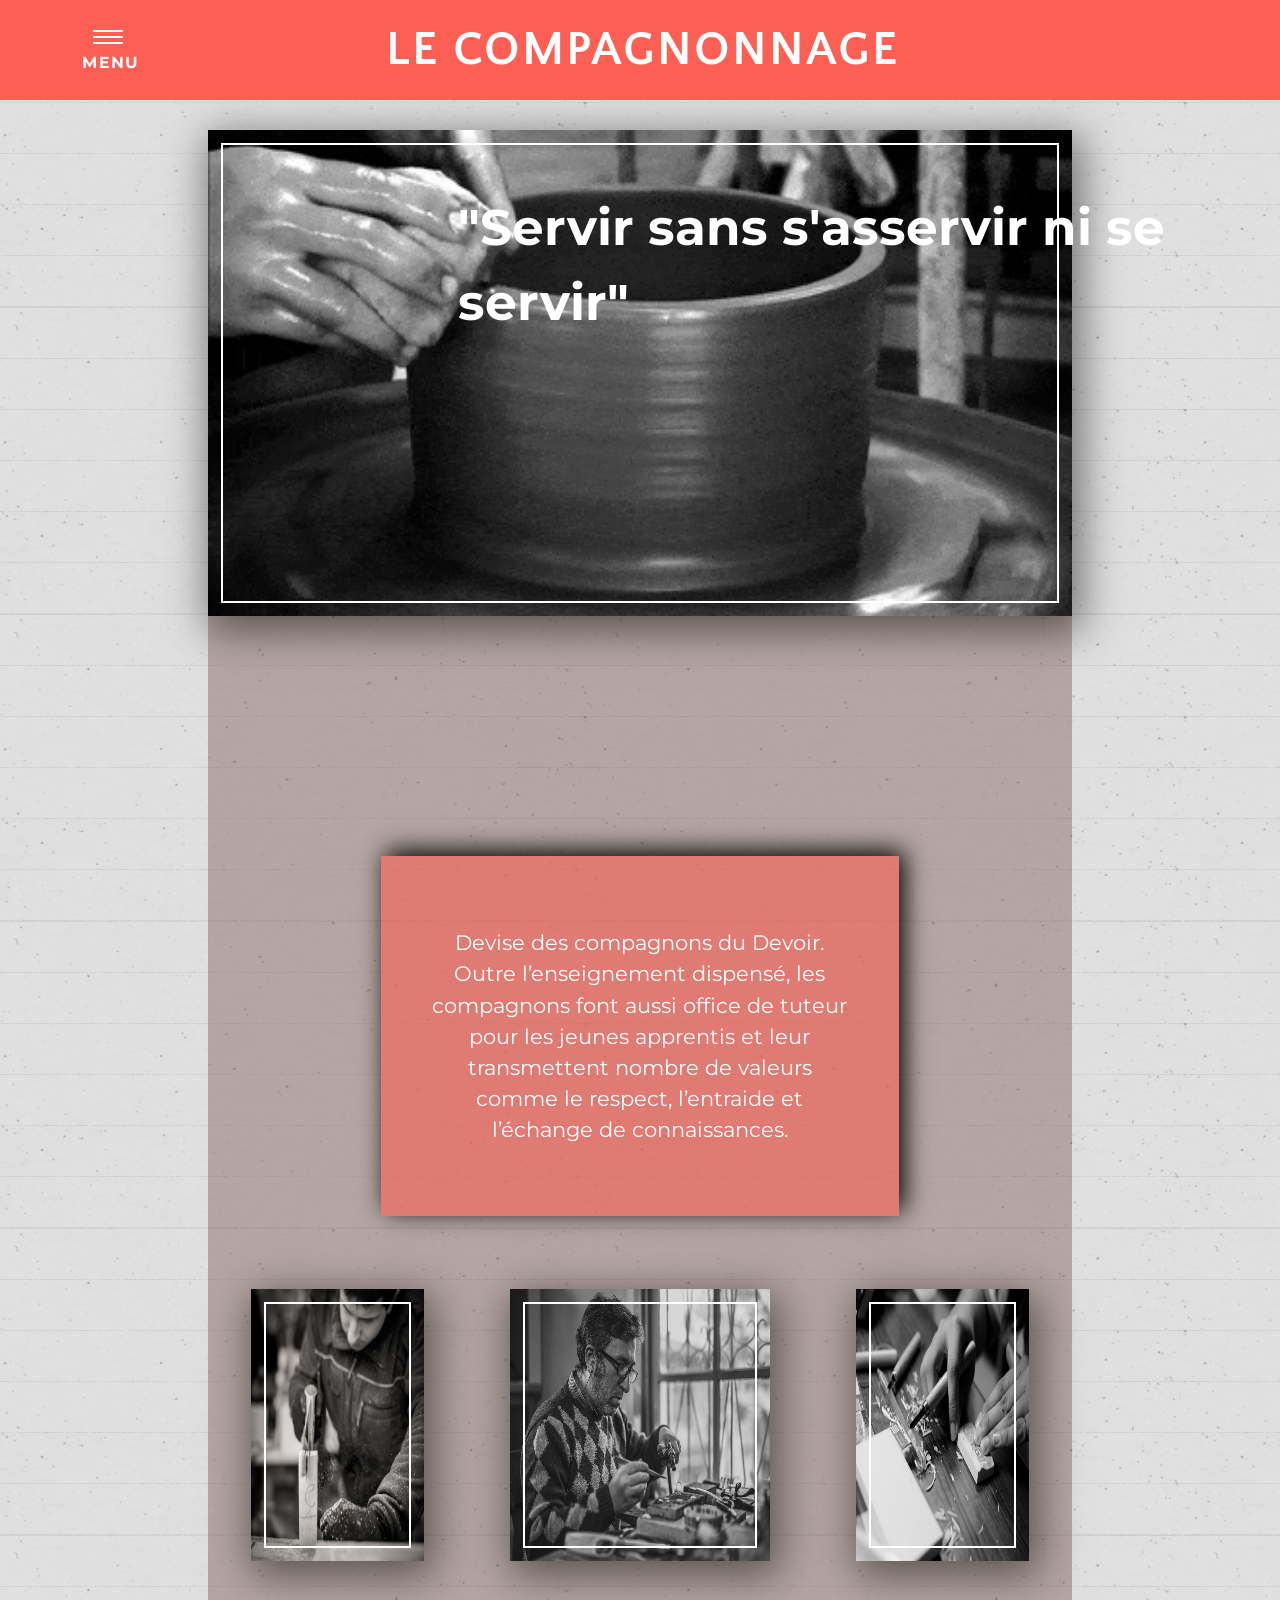
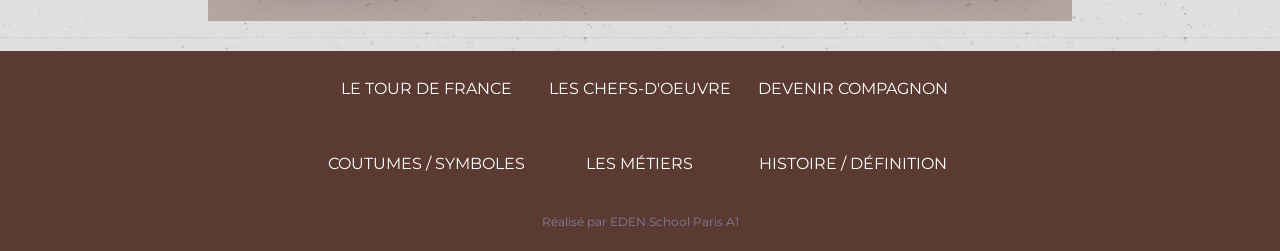
<file: Compagnonnage/index.html>
<!DOCTYPE html>
<html lang="fr" >
<head>
  <meta charset="UTF-8">
  <title>Le Compagnonnage</title>
  <meta name="viewport" content="width=device-width, initial-scale=1">
  <link href="https://fonts.googleapis.com/css2?family=Acme&family=Major+Mono+Display&family=Montserrat:ital,wght@0,400;0,500;1,200&family=Quattrocento+Sans:wght@700&display=swap" rel="stylesheet">
  <link rel="stylesheet" href="assets/css/variables.css">
  <link rel="icon" type="image/JPEG" href="assets/img/favicon_compagnons.jpg">
  <link rel="stylesheet" href="assets/css/border.css">
  <link rel="stylesheet" href="assets/css/style.css">
  <link rel="stylesheet" href="assets/css/homepage.css">
 
</head>
<body>


    <div class="hero">
        <div id="linetop">
        <header id="masthead" role="banner">

            <div class="container">
              <button class="hamburger hamburger--boring" type="button">
                <span class="hamburger-box">
                  <span class="hamburger-inner"></span>
                </span>
                <span class="hamburger-label">Menu</span>
              </button>

              <div class="h1">
                <h1><a href="index.html">Le Compagnonnage</a></h1>
              </div>

        </div>
            <nav id="site-nav" role="navigation">
              <div class="col">
                        <div class="svg-wrapper">
                            <svg height="60" width="320" xmlns="http://www.w3.org/2000/svg">
                                <rect class="shape" height="60" width="320" />
                                <div class="text"><a href="views/tdf.html">Le Tour De France</a></div>
                            </svg>
                        </div>
              </div>
              <div class="col">
                        <div class="svg-wrapper">
                            <svg height="60" width="320" xmlns="http://www.w3.org/2000/svg">
                                <rect class="shape" height="60" width="320" />
                                <div class="text"><a href="views/oeuvres.html">Les Chefs D'oeuvre</a></div>
                            </svg>
                        </div>
              </div>
              <div class="col">
                        <div class="svg-wrapper">
                            <svg height="60" width="320" xmlns="http://www.w3.org/2000/svg">
                                <rect class="shape" height="60" width="320" />
                                <div class="text"><a href="views/become.html">Devenir Compagnon</a></div>
                            </svg>
                        </div>
              </div>
              <div class="col">
                        <div class="svg-wrapper">
                            <svg height="60" width="320" xmlns="http://www.w3.org/2000/svg">
                                <rect class="shape" height="60" width="320" />
                                <div class="text"><a href="views/symboles.html">Coutumes / Symboles</a></div>
                            </svg>
                        </div>
              </div>

              <div class="col">
                <div class="svg-wrapper">
                    <svg height="60" width="320" xmlns="http://www.w3.org/2000/svg">
                        <rect class="shape" height="60" width="320" />
                        <div class="text"><a href="views/metiers.html">Les Métiers</a></div>
                    </svg>
                </div>
              </div>

              <div class="col">
                <div class="svg-wrapper">
                    <svg height="60" width="320" xmlns="http://www.w3.org/2000/svg">
                        <rect class="shape" height="60" width="320" />
                        <div class="text"><a href="views/histoire.html">Histoire / Définition</a></div>
                    </svg>
                </div>
              </div>

          </nav>
        </div>
      </header>
    </div>

    <div class="glb-container">
      <section>
        <img src="assets/img/artisan.gif" alt="Artisan qui travaille">
        <h2>"Servir sans s'asservir ni se servir"</h2>
      </section>

      <section class="homedesctext">
        <div class="desctext">
          <div>
            <p>Devise des compagnons du Devoir. Outre l’enseignement dispensé, les compagnons font aussi office de tuteur pour les jeunes apprentis et leur transmettent nombre de valeurs comme le respect, l’entraide et l’échange de connaissances.</p>
          </div>
        </div>


      </section>
      <div class="descimg">
        <img src="assets/img/artisan2.jpg" alt="artisan qui travaille">
        <img class="artisan1" src="assets/img/artisan1.jpg" alt="artisan qui travaille">
        <img src="assets/img/artisan3.jpg" alt="artisan qui travaille">
      </div>
    </div>
    
<footer>
  <section>
    <div class="footerlinks1">
      <a href="views/tdf.html">Le tour de France</a>
      <a href="views/symboles.html">Coutumes / symboles</a>  
    </div>

    <div class="footerlinks2">
      <a href="views/oeuvres.html">Les chefs-d'oeuvre</a>
      <a href="views/metiers.html">Les métiers</a>
      
    </div>

    <div class="footerlinks3">
      <a href="views/become.html">Devenir compagnon</a>
      <a href="views/histoire.html">Histoire / définition</a>
    </div>
  </section> 
  
  <section>
      <p>Réalisé par EDEN School Paris A1</p>
  </section>
</footer>
<!-- js -->
  <script src='https://cdnjs.cloudflare.com/ajax/libs/jquery/3.1.0/jquery.min.js'></script><script  src="assets/js/script.js"></script>

</body>
</html>
</file>
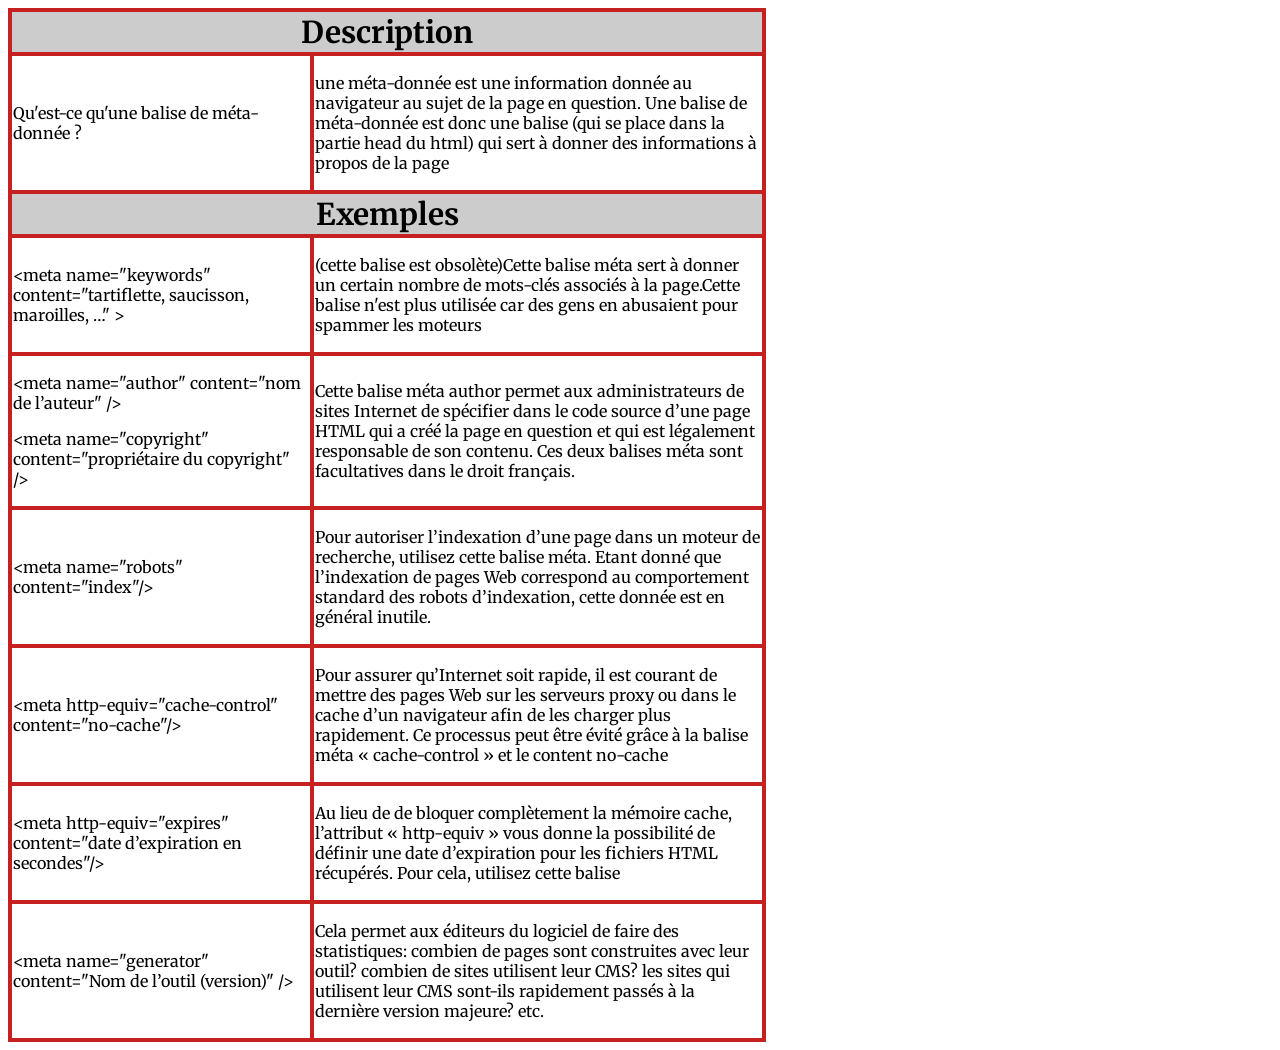
<file: metadonnes/index.html>
<!DOCTYPE html>
<html lang="fr">
<head>
    <meta charset="UTF-8">
    <meta name="viewport" content="width=device-width, initial-scale=1.0">
    <link href="https://fonts.googleapis.com/css2?family=Merriweather&display=swap" rel="stylesheet">
    <link rel="stylesheet" href="css/style.css">
    <title>méta-données</title>
</head>
<body>
    <div id="tableglob">
        <table border="0" cellspacing="0px">
            <thead>
                <tr>
                    <th colspan="2">Description</th>
                </tr>
            </thead>   
            <tbody>
                    <tr>
                        <td>
                           <p>Qu'est-ce qu'une balise de méta-donnée ?</p>
                        </td>
        
                        <td>
                            <p>une méta-donnée est une information donnée au navigateur au sujet de la page en question. Une balise de méta-donnée est donc une balise (qui se place dans la partie head du html) qui sert à donner des informations à propos de la page</p>
                        </td>
                    </tr>
    
                <tr>
                    <th colspan="2">Exemples</th>
                </tr>
    
                    <tr>
                        <td>
                            <p>&lt;meta name="keywords" content="tartiflette, saucisson, maroilles, …" ></p>
                        </td>
    
                        <td>
                            <p>(cette balise est obsolète)Cette balise méta sert à donner un certain nombre de mots-clés associés à la page.Cette balise n'est plus utilisée car des gens en abusaient pour spammer les moteurs</p>
                        </td>
                    </tr>
    
                    <tr>
                        <td>
                            <p>&lt;meta name="author" content="nom de l’auteur" /></p>
                            <p>&lt;meta name="copyright" content="propriétaire du copyright" /></p>
                        </td>
    
                        <td>
                            <p>Cette balise méta author permet aux administrateurs de sites Internet de spécifier dans le code source d’une page HTML qui a créé la page en question et qui est légalement responsable de son contenu. Ces deux balises méta sont facultatives dans le droit français.
                            </p>
                        </td>
                    </tr>
    
                    <tr>
                        <td>
                            <p>&lt;meta name="robots" content="index"/></p>
                            
                        </td>
    
                        <td>
                            <p>Pour autoriser l’indexation d’une page dans un moteur de recherche, utilisez cette balise méta. Etant donné que l’indexation de pages Web correspond au comportement standard des robots d’indexation, cette donnée est en général inutile.
                            </p>
                        </td>
                    </tr>
    
                    <tr>
                        <td>
                            <p>&lt;meta http-equiv="cache-control" content="no-cache"/></p>
                            
                        </td>
    
                        <td>
                            <p>Pour assurer qu’Internet soit rapide, il est courant de mettre des pages Web sur les serveurs proxy ou dans le cache d’un navigateur afin de les charger plus rapidement. Ce processus peut être évité grâce à la balise méta « cache-control » et le content no-cache
                            </p>
                        </td>
                    </tr>
    
                    <tr>
                        <td>
                            <p>&lt;meta http-equiv="expires" content="date d’expiration en secondes"/></p>
                            
                        </td>
    
                        <td>
                            <p>Au lieu de de bloquer complètement la mémoire cache,  l’attribut « http-equiv » vous donne la possibilité de définir une date d’expiration pour les fichiers HTML récupérés. Pour cela, utilisez cette balise
                            </p>
                        </td>
                    </tr>

                    <tr>
                        <td>
                            <p>&lt;meta name="generator" content="Nom de l’outil (version)" /></p>
                            
                        </td>
    
                        <td>
                            <p>
                            Cela permet aux éditeurs du logiciel de faire des statistiques: combien de pages sont construites avec leur outil? combien de sites utilisent leur CMS? les sites qui utilisent leur CMS sont-ils rapidement passés à la dernière version majeure? etc.
                            </p>
                        </td>
                    </tr>
            </tbody>
        </table>
    </div>
</body>
</html>
</file>
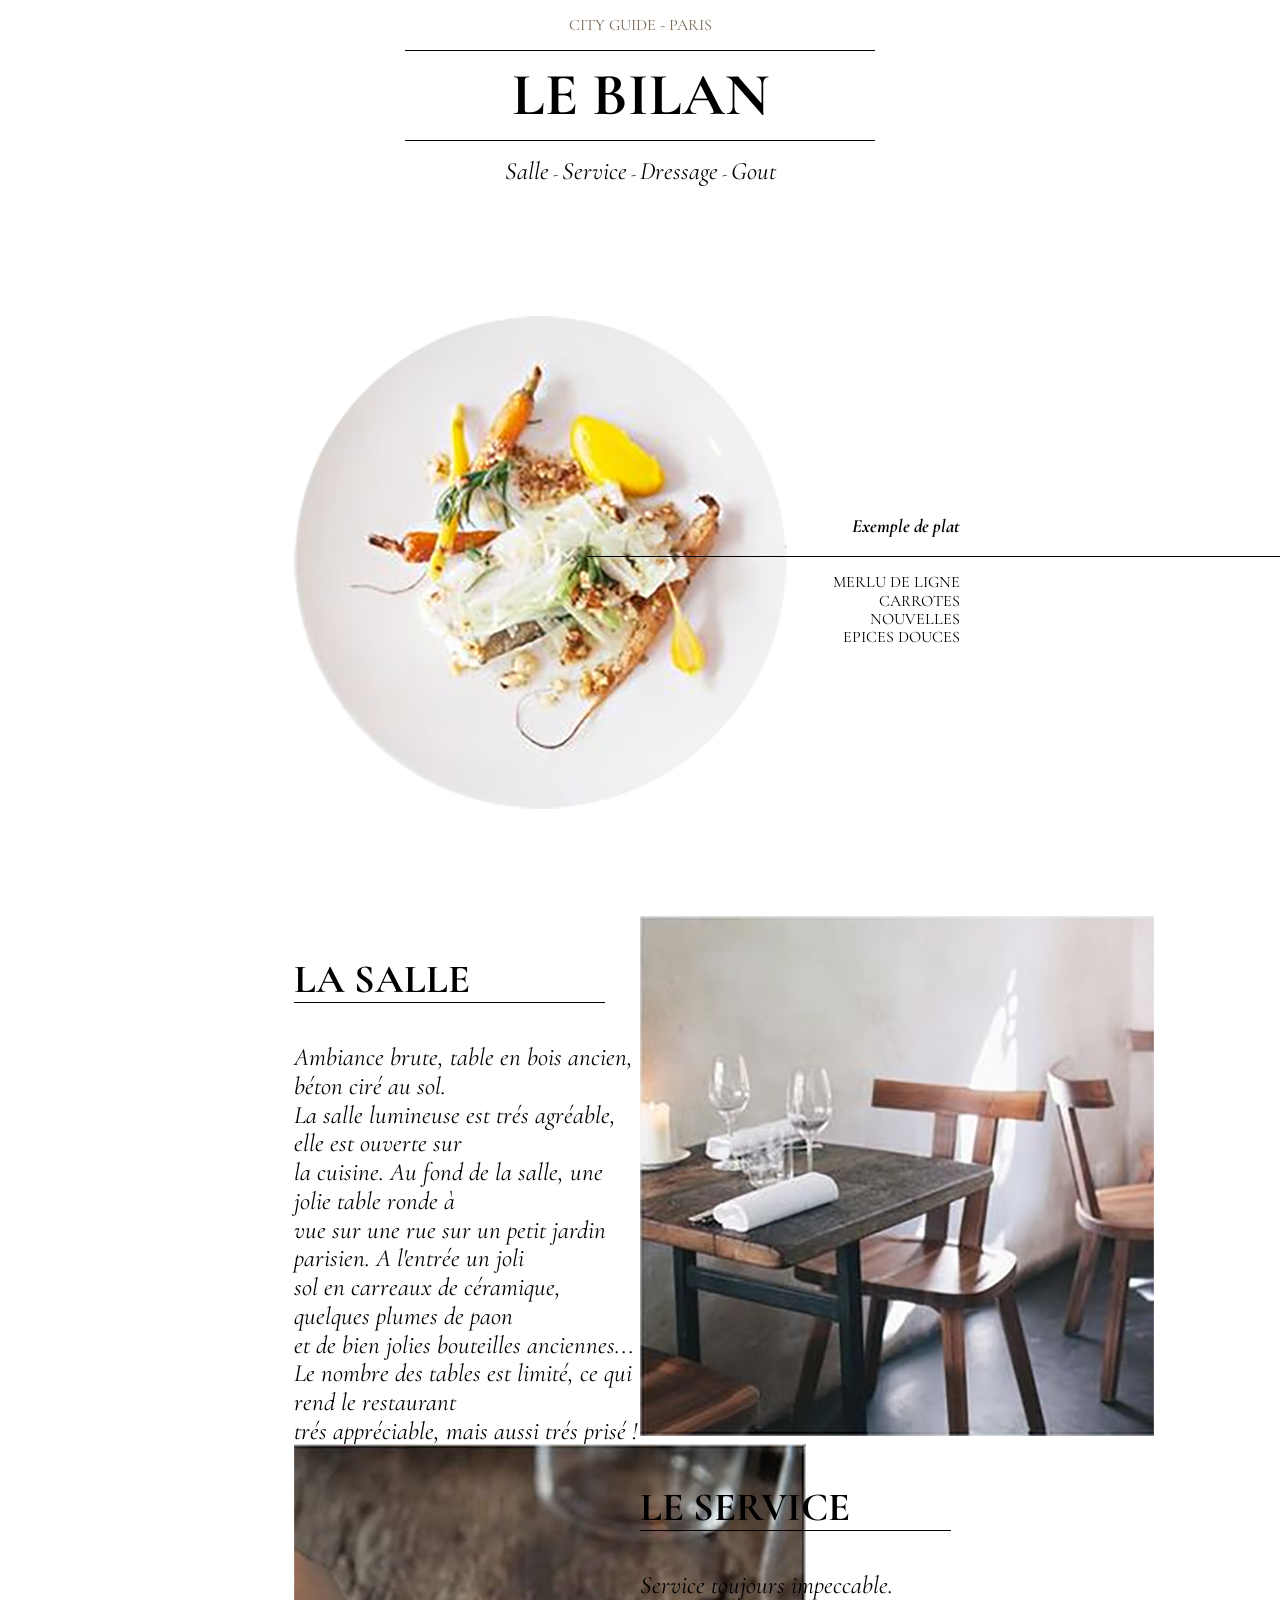
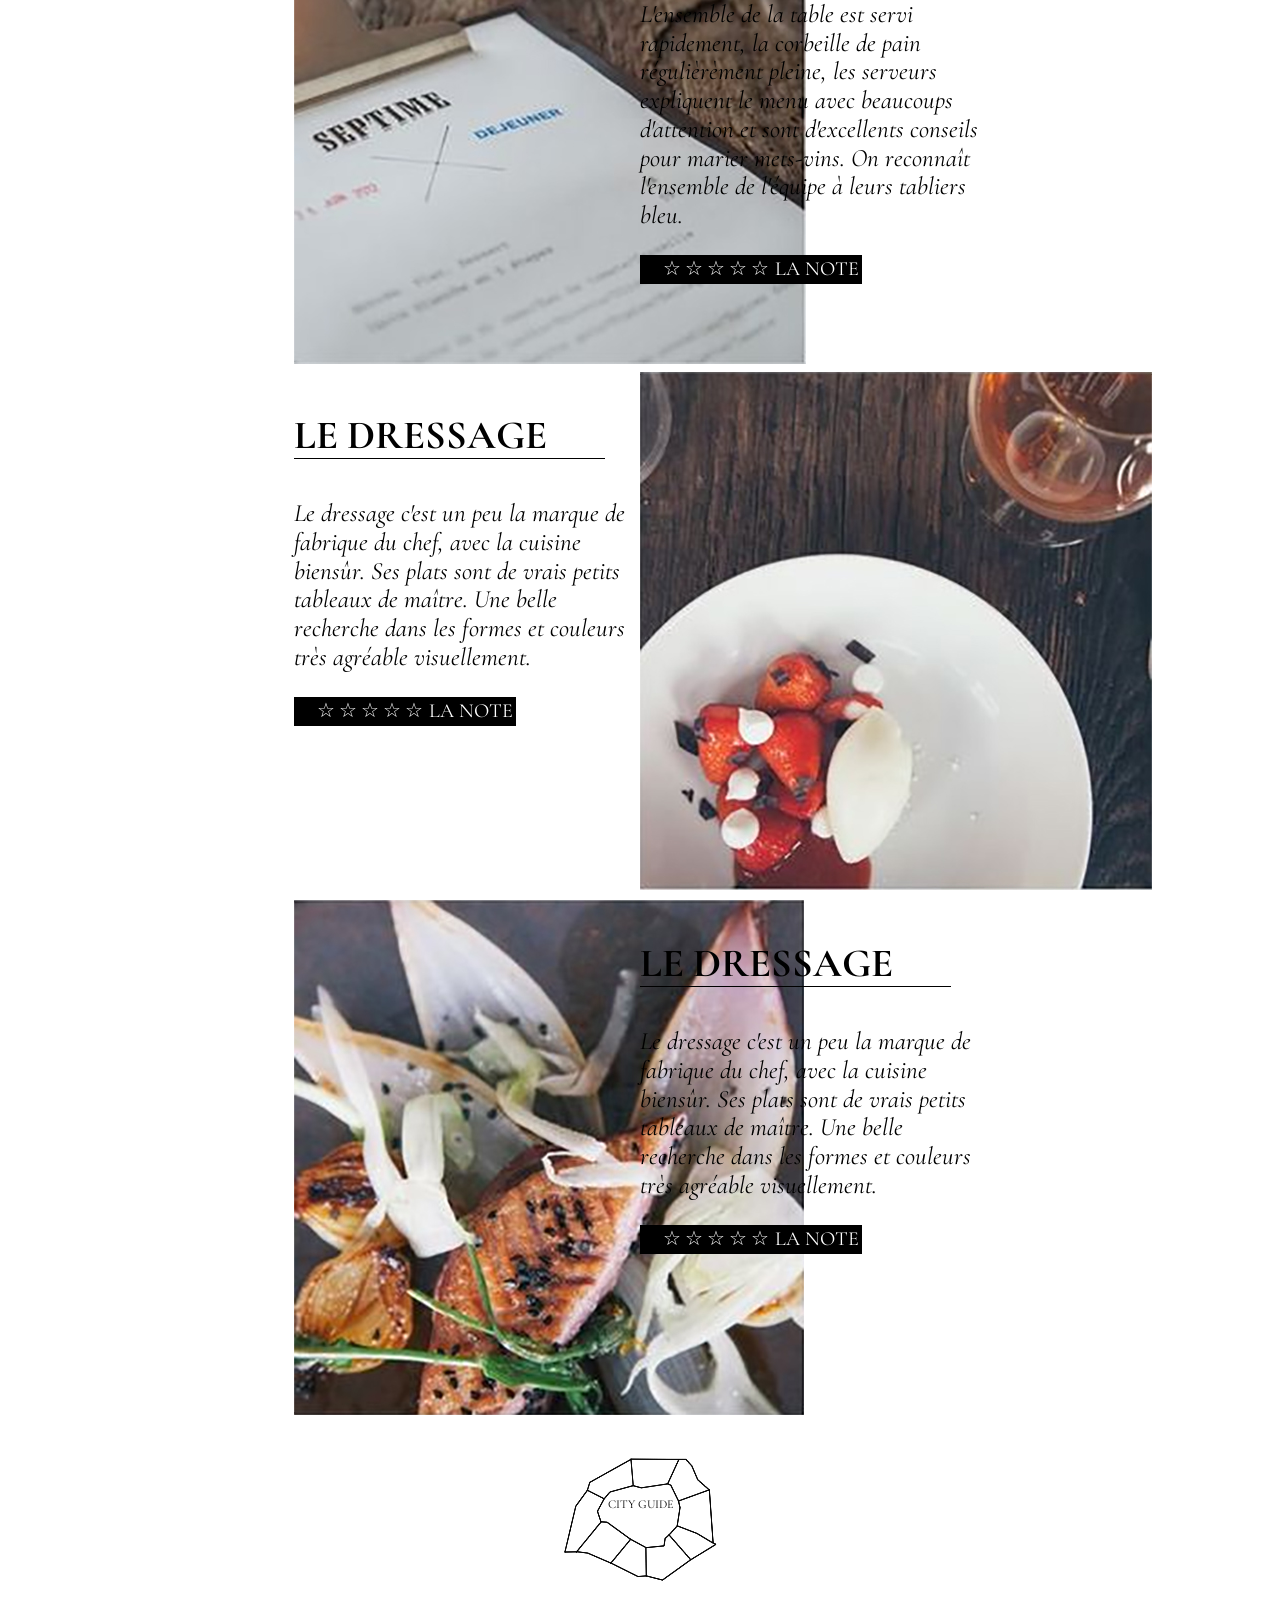
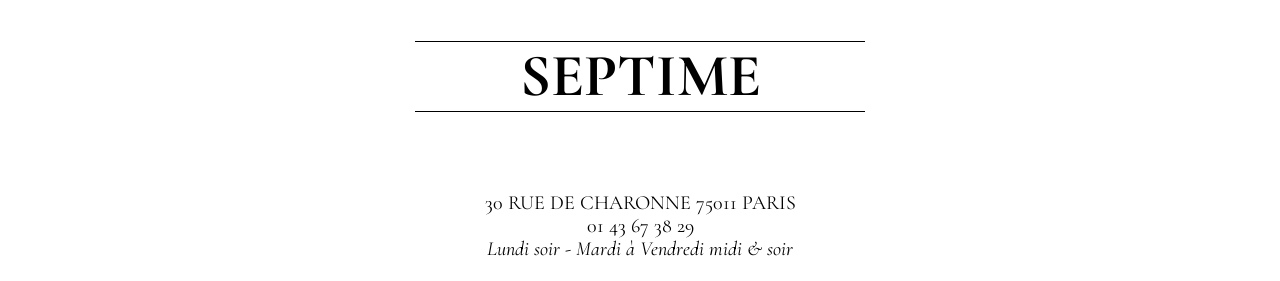
<file: ProjetBilan/index.html>
<!DOCTYPE html>
<html lang="fr">
<head>
    <meta charset="UTF-8">
    <meta name="viewport" content="width=device-width, initial-scale=1.0">
    <link rel="stylesheet" href="CSS/normalize.css">
    <link href="https://fonts.googleapis.com/css2?family=Cormorant+Garamond:ital,wght@0,300;0,400;1,300&display=swap" rel="stylesheet">
    <link rel="stylesheet" href="CSS/style.css">
    <title>Bilan</title>
</head>
<body>
    <header>
        <p class="detailstitle">CITY GUIDE - PARIS</p>
        <h1>LE BILAN</h1>

        <nav>
            <ul class="navigation">
                <li><a href="#globalsalle"><i>Salle</i></a> - </li>
                <li><a href="#globalservice"><i>Service</i></a> - </li>
                <li><a href="#"><i>Dressage</i></a> - </li>
                <li><a href="#"><i>Gout</i></a></li>
            </ul>
        </nav>
    </header>

   <div id="globalexemple">
            <section class="exempleimg">
                <img class="exempleimg1" src="img/plate.jpg" alt="Error">
            </section>
    
            <aside class="exempletxt">
                <h3><i>Exemple de plat</i></h3>
                <hr width="700" color="black" size="1">
                <p>MERLU DE LIGNE <br/>CARROTES NOUVELLES <br/>EPICES DOUCES</p>
            </aside>
   </div>

   <div class="clear"></div>



   <div id="globalsalle">
        <aside class="salletxt">
            <h3>LA SALLE</h3>
            <p><i>Ambiance brute, table en bois ancien, béton ciré au sol.<br/> La salle lumineuse est trés agréable, elle est ouverte sur<br/> la cuisine. Au fond de la salle, une jolie table ronde à<br/> vue sur une rue sur un petit jardin parisien. A l'entrée un joli<br/> sol en carreaux de céramique, quelques plumes de paon<br/> et de bien jolies bouteilles anciennes...<br/> Le nombre des tables est limité, ce qui rend le restaurant<br/> trés appréciable, mais aussi trés prisé !</i></p>

            <div class="rating">
            <p>LA NOTE</p>
            <a href="#5" title="Donner 5 étoiles">☆</a>
            <a href="#4" title="Donner 4 étoiles">☆</a>
            <a href="#3" title="Donner 3 étoiles">☆</a>
            <a href="#2" title="Donner 2 étoiles">☆</a>
            <a href="#1" title="Donner 1 étoile">☆</a>
            </div>
        </aside>
    
    
        <section class="sallesection">
            <img src="img/resto_01.jpg" alt="Error">
       </section>
   </div>

   <div class="clear"></div>

   <div id="globalservice">
        <section class="servicesection">
            <img src="img/resto_02.jpg" alt="Error">
        </section>

        <aside class="servicetxt">
            <h3>LE SERVICE</h3>
            <p><i>Service toujours impeccable. L'ensemble de la table est servi rapidement, la corbeille de pain régulièrèment pleine, les serveurs expliquent le menu avec beaucoups d'attention et sont d'excellents conseils pour marier mets-vins.
            On reconnaît l'ensemble de l'équipe à leurs tabliers bleu.</i></p>

            <div class="rating">
            <p>LA NOTE</p>
            <a href="#5" title="Donner 5 étoiles">☆</a>
            <a href="#4" title="Donner 4 étoiles">☆</a>
            <a href="#3" title="Donner 3 étoiles">☆</a>
            <a href="#2" title="Donner 2 étoiles">☆</a>
            <a href="#1" title="Donner 1 étoile">☆</a>
            </div>
        </aside>
   </div>

   <div class="clear"></div>

   <div id="globaldressage">
    <section class="dressagesection">
        <img src="img/resto_03.jpg" alt="Error">
    </section>

    <aside class="dressagetxt">
        <h3>LE DRESSAGE</h3>
        <p><i>Le dressage c'est un peu la marque de fabrique du chef, avec la cuisine biensûr. Ses plats sont de vrais petits tableaux de maître. Une belle recherche dans les formes et couleurs très agréable visuellement.</i></p>

        <div class="rating">
        <p>LA NOTE</p>
        <a href="#5" title="Donner 5 étoiles">☆</a>
        <a href="#4" title="Donner 4 étoiles">☆</a>
        <a href="#3" title="Donner 3 étoiles">☆</a>
        <a href="#2" title="Donner 2 étoiles">☆</a>
        <a href="#1" title="Donner 1 étoile">☆</a>
        </div>
    </aside>
    </div>

    <div class="clear"></div>

    <div id="globalgout">
        <section class="goutsection">
            <img src="img/resto_04.jpg" alt="Error">
        </section>
    
        <aside class="gouttxt">
            <h3>LE DRESSAGE</h3>
            <p><i>Le dressage c'est un peu la marque de fabrique du chef, avec la cuisine biensûr. Ses plats sont de vrais petits tableaux de maître. Une belle recherche dans les formes et couleurs très agréable visuellement.</i></p>
    
            <div class="rating">
            <p>LA NOTE</p>
            <a href="#5" title="Donner 5 étoiles">☆</a>
            <a href="#4" title="Donner 4 étoiles">☆</a>
            <a href="#3" title="Donner 3 étoiles">☆</a>
            <a href="#2" title="Donner 2 étoiles">☆</a>
            <a href="#1" title="Donner 1 étoile">☆</a>
            </div>
        </aside>
        </div>

        <div class="clear"></div>

        <footer>
            <section class="plan">
                <p>CITY GUIDE</p>
            </section>

            <section class="textefooter">
                <h3 class="foottitle">SEPTIME</h3>
                <p class="pfoot">30 RUE DE CHARONNE 75011 PARIS<br/>01 43 67 38 29<br/><i>Lundi soir - Mardi à Vendredi midi & soir</i></p>
            </section>
        </footer>

</body>
</html>
</file>
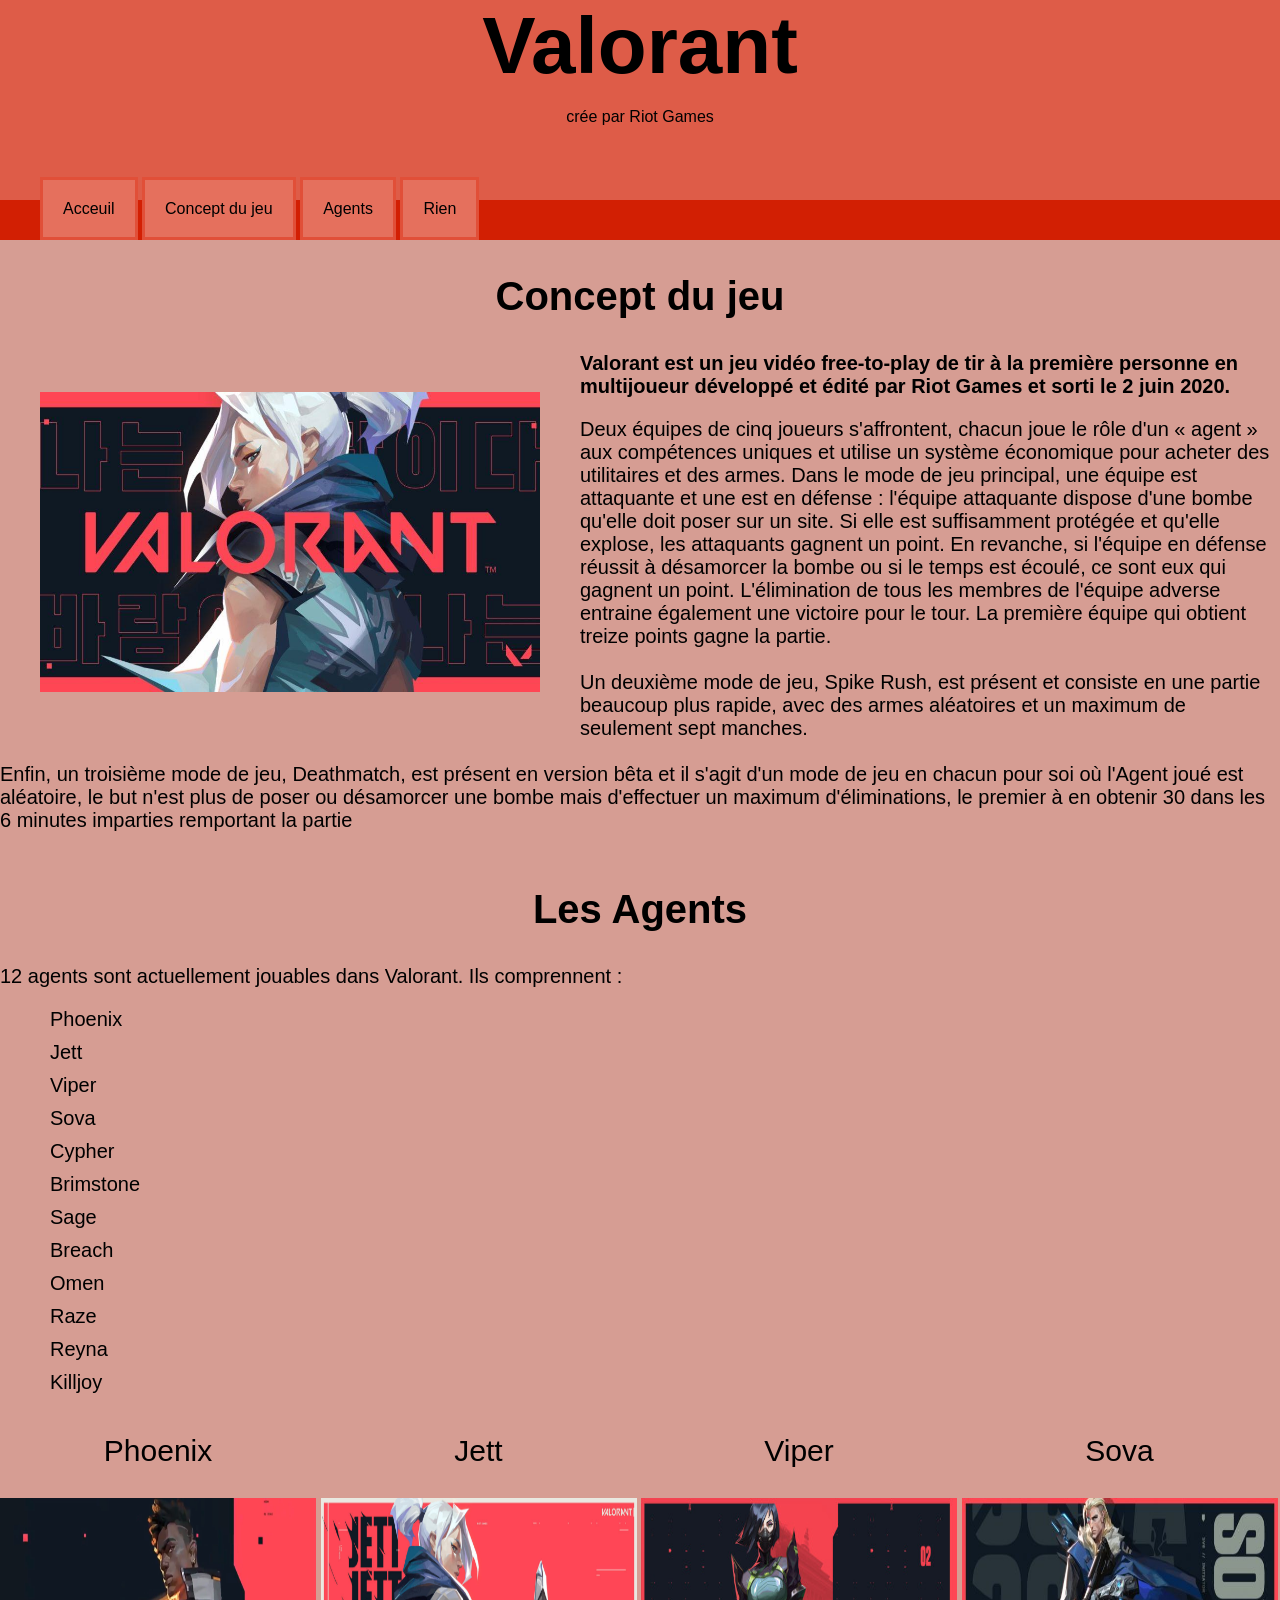
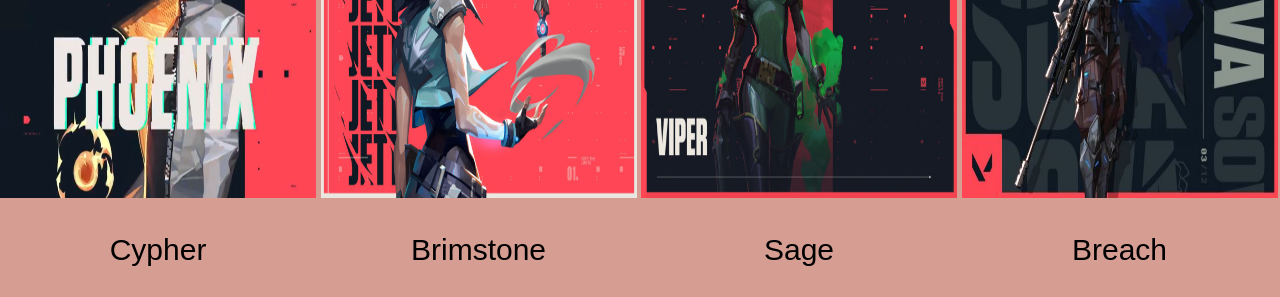
<file: ProjetValo/index.html>
<!DOCTYPE html>
<html lang="fr">
<head>
    <meta charset="UTF-8">
    <meta name="viewport" content="width=device-width, initial-scale=1.0">
    <link rel="stylesheet" href="CSS/normalize.css">
    <link rel="stylesheet" href="CSS/style.css">

    <title>Projet1</title>
</head>
<body>
    <header id="acceuil">
        <h1>Valorant</h1>
        <p>crée par Riot Games</p>
    </header>

    <nav>
        <ul>
            <li><a href="#acceuil">Acceuil</a></li>
            <li><a href="#concept">Concept du jeu</a></li>
            <li><a href="#agentlink">Agents</a></li>
            <li><a href="#">Rien</a></li>
        </ul>
    </nav>

    <section class="conceptgame">
        <h2 id="concept">Concept du jeu</h2>
        <img src="img/valoimgconcept.jpg" alt="Error">
        <p><strong>Valorant est un jeu vidéo free-to-play de tir à la première personne en multijoueur développé et édité par Riot Games et sorti le 2 juin 2020.</strong></p>

        <p>Deux équipes de cinq joueurs s'affrontent, chacun joue le rôle d'un « agent » aux compétences uniques et utilise un système économique pour acheter des utilitaires et des armes.

            Dans le mode de jeu principal, une équipe est attaquante et une est en défense : l'équipe attaquante dispose d'une bombe qu'elle doit poser sur un site. Si elle est suffisamment protégée et qu'elle explose, les attaquants gagnent un point. En revanche, si l'équipe en défense réussit à désamorcer la bombe ou si le temps est écoulé, ce sont eux qui gagnent un point. L'élimination de tous les membres de l'équipe adverse entraine également une victoire pour le tour. La première équipe qui obtient treize points gagne la partie.
            <br/>
            <br/>
            Un deuxième mode de jeu, Spike Rush, est présent et consiste en une partie beaucoup plus rapide, avec des armes aléatoires et un maximum de seulement sept manches.
            <br/>
            <br/>
            Enfin, un troisième mode de jeu, Deathmatch, est présent en version bêta et il s'agit d'un mode de jeu en chacun pour soi où l'Agent joué est aléatoire, le but n'est plus de poser ou désamorcer une bombe mais d'effectuer un maximum d'éliminations, le premier à en obtenir 30 dans les 6 minutes imparties remportant la partie</p>
    </section>

    <div class="clear"></div>

    <section class="agents">
        <h2 id="agentlink">Les Agents</h2>

        <p class="agents12">12 agents sont actuellement jouables dans Valorant. Ils comprennent :  </p>
            <ul class="listofagents">
                <li>Phoenix</li>
                <li>Jett</li>
                <li>Viper</li>
                <li>Sova</li>
                <li>Cypher</li>
                <li>Brimstone</li>
                <li>Sage</li>
                <li>Breach</li>
                <li>Omen</li>
                <li>Raze</li>
                <li>Reyna</li>
                <li>Killjoy</li>
            </ul>
        <div class="agentsl1">
            <div class="txtagents">
                <p>Phoenix</p>
                <p>Jett</p>
                <p>Viper</p>
                <p>Sova</p>
            </div>

            <img src="img/phoeniximg.jpg" alt="Error">
            <img src="img/jettimg.jpg" alt="Error">
            <img src="img/viperimg.jpg" alt="Error">
            <img src="img/sovaimg.jpg" alt="Error">
        </div>

        <div class="agentsl2">
            <div class="txtagents">
                    <p>Cypher</p>
                    <p>Brimstone</p>
                    <p>Sage</p>
                    <p>Breach</p>
            </div>
        </div>
    </section>



</body>
</html>
</file>
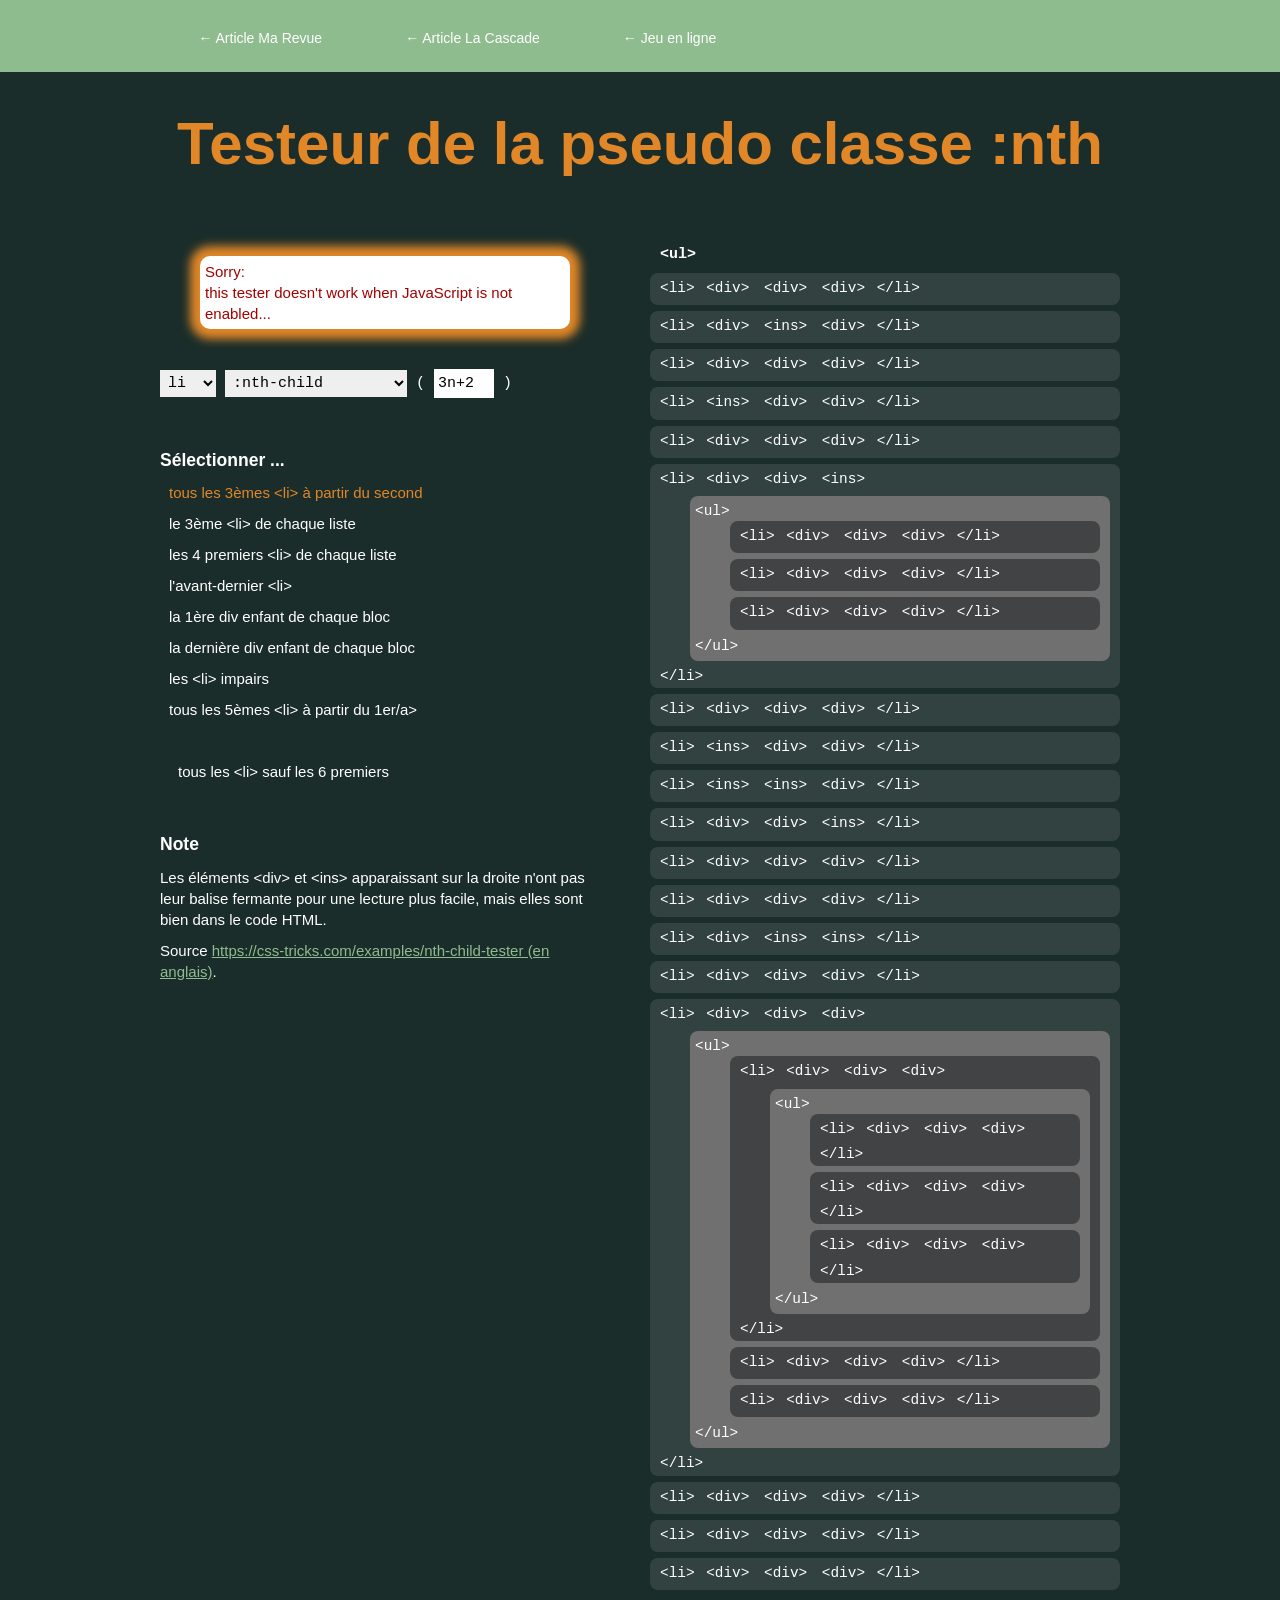
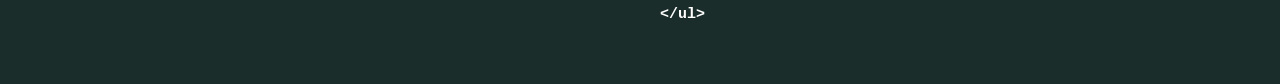
<file: testeur_nth/index.html>
<!doctype html>
<html lang="fr">
<head>
    <meta charset='UTF-8'>
    <title>Testeur :nth</title>
    <link rel='stylesheet' href='nth-tester2.css'>
</head>
<body>
    <div id="demo-top-bar">
        <div id="demo-bar-inside">
            <h2 id="demo-bar-badge">
                <a href="https://www.marevueweb.com/css-html/liste-nth-child-propriete/">&larr; Article Ma Revue</a>
                <a href="https://la-cascade.io/nth-child/">&larr; Article La Cascade</a>
                <a href='https://flukeout.github.io/' class='header-button'>&larr; Jeu en ligne</a> </div>
            </h2>
            <div id="demo-bar-buttons">
            </div>
        </div>
        <h1>Testeur de la pseudo classe :nth</h1>
        <div id="page-wrap">
            <div class="left">
                <div class="instructions">
                    <p id="noscript">Sorry:<br>this tester doesn't work when JavaScript is not enabled...</p>
                    <code>
                        <select id="el">
                            <option value="li">li</option>
                            <option value="div">div</option>
                        </select>
                        <select id="kind">
                            <option value=":nth-child" selected>:nth-child</option>
                            <option value=":nth-of-type">:nth-of-type</option>
                            <option value=":nth-last-child">:nth-last-child</option>
                            <option value=":nth-last-of-type">:nth-last-of-type</option>
                        </select>
                        (
                        <input id="equation" type="text" value="3n+2">
                        )
                    </code>
                    <h3>Sélectionner ...</h3>
                    <ul class="recipies-list">
                        <!-- <li id="rec-8" class="active"><a href="#">Select every third element starting at second if it's a list item</a></li> -->
                        <li id="rec-8" class="active"><a href="#">tous les 3èmes &lt;li> à partir du second</a></li>
                        <!-- <li id="rec-1"><a href="#">Select the third item if it's a list item</a></li> -->
                        <li id="rec-1"><a href="#">le 3ème &lt;li> de chaque liste</a></li>
                        <!-- <li id="rec-2"><a href="#">Select the the first four elements if they are list items</a></li> -->
                        <li id="rec-2"><a href="#">les 4 premiers &lt;li> de chaque liste</a></li>
                        <!-- <li id="rec-3"><a href="#">Select the second to last element if it is a list item</a></li> -->
                        <li id="rec-3"><a href="#">l'avant-dernier &lt;li></a></li>
                        <!-- <li id="rec-4"><a href="#">Select the first appearing div</a></li> -->
                        <li id="rec-4"><a href="#">la 1ère div enfant de chaque bloc</a></li>
                        <!-- <li id="rec-5"><a href="#">Select the last appearing div</a></li> -->
                        <li id="rec-5"><a href="#">la dernière div enfant de chaque bloc</a></li>
                        <!-- <li id="rec-6"><a href="#">Select odd list items</a></li> -->
                        <li id="rec-6"><a href="#">les &lt;li> impairs</a></li>
                        <!-- <li id="rec-7"><a href="#">Select every fifth list item starting at first</a></li> -->
                        <li id="rec-7"><a href="#">tous les 5èmes &lt;li> à partir du 1er/a></li>
                            <!-- <li id="rec-9"><a href="#">Select all but the first 6 list items</a></li> -->
                            <li id="rec-9"><a href="#">tous les &lt;li> sauf les 6 premiers</a></li>
                        </ul>
                        <h3 class="note">Note</h3>
                        <!-- <p>The &lt;div> and &lt;ins> elements in the code tree on the right don't show their closing tags (for visual simplicity), but they are actually there!</p> -->
                        <p>Les éléments &lt;div> et &lt;ins> apparaissant sur la droite n'ont pas leur balise fermante pour une lecture plus facile, mais elles sont bien dans le code HTML.</p>
                        <!-- <p>Credit to Francky Kleyneman for the improved second version of this page.</p> -->
                        <p>Source <a href="https://css-tricks.com/examples/nth-child-tester" style="color: darkseagreen;">https://css-tricks.com/examples/nth-child-tester (en anglais)</a>.</p>
                    </div>
                </div>
                <div class="right">
                    <ul id="list">
                        <li> <div></div> <div></div> <div></div> </li>
                        <li> <div></div> <ins></ins> <div></div> </li>
                        <li> <div></div> <div></div> <div></div> </li>
                        <li> <ins></ins> <div></div> <div></div> </li>
                        <li> <div></div> <div></div> <div></div> </li>
                        <li> <div></div> <div></div> <ins></ins>
                            <ul>
                                <li> <div></div> <div></div> <div></div> </li>
                                <li> <div></div> <div></div> <div></div> </li>
                                <li> <div></div> <div></div> <div></div> </li>
                            </ul>
                        </li>
                        <li> <div></div> <div></div> <div></div> </li>
                        <li> <ins></ins> <div></div> <div></div> </li>
                        <li> <ins></ins> <ins></ins> <div></div> </li>
                        <li> <div></div> <div></div> <ins></ins> </li>
                        <li> <div></div> <div></div> <div></div> </li>
                        <li> <div></div> <div></div> <div></div> </li>
                        <li> <div></div> <ins></ins> <ins></ins> </li>
                        <li> <div></div> <div></div> <div></div> </li>
                        <li> <div></div> <div></div> <div></div>
                            <ul>
                                <li> <div></div> <div></div> <div></div>
                                    <ul>
                                        <li> <div></div> <div></div> <div></div> </li>
                                        <li> <div></div> <div></div> <div></div> </li>
                                        <li> <div></div> <div></div> <div></div> </li>
                                    </ul>
                                </li>
                                <li> <div></div> <div></div> <div></div> </li>
                                <li> <div></div> <div></div> <div></div> </li>
                            </ul>
                        </li>
                        <li> <div></div> <div></div> <div></div> </li>
                        <li> <div></div> <div></div> <div></div> </li>
                        <li> <div></div> <div></div> <div></div> </li>
                    </ul>
                </div>
            </div>
            <style type="text/css" style="display: none !important;">
                * {
                    margin: 0;
                    padding: 0;
                }
                body {
                    overflow-x: hidden;
                }
                #demo-top-bar {
                    text-align: left;
                    background: darkseagreen;
                    position: relative;
                    zoom: 1;
                    width: 100% !important;
                    z-index: 6000;
                    padding: 20px 0 20px;
                }
                #demo-bar-inside {
                    width: 960px;
                    margin: 0 auto;
                    position: relative;
                    overflow: hidden;
                }
                #demo-bar-buttons {
                    padding-top: 10px;
                    float: right;
                }
                #demo-bar-buttons a {
                    font-size: 12px;
                    margin-left: 20px;
                    color: white;
                    margin: 2px 0;
                    text-decoration: none;
                    font: 14px "Lucida Grande", Sans-Serif !important;
                }
                #demo-bar-buttons a:hover,
                #demo-bar-buttons a:focus {
                    text-decoration: underline;
                }
                #demo-bar-badge {
                    display: inline-block;
                    width: 80%;
                    padding: 0 !important;
                    margin: 0 !important;
                    background-color: transparent !important;
                }
                #demo-bar-badge a {
                    border-radius: 0;
                    bottom: auto;
                    margin: 0;
                    color: #fff;
                    text-decoration: none;
                    padding: 5%;
                    font: 14px "Lucida Grande", Sans-Serif !important;
                }
                #demo-bar-badge:before, #demo-bar-badge:after {
                    display: none !important;
                }
            </style>
            <!-- <script src='//ajax.googleapis.com/ajax/libs/jquery/1.8.2/jquery.min.js' type="d425b7acd21792c9b8bf001a-text/javascript"></script> -->
            <script src="https://code.jquery.com/jquery-3.5.1.min.js" integrity="sha256-9/aliU8dGd2tb6OSsuzixeV4y/faTqgFtohetphbbj0=" crossorigin="anonymous"></script>
            <script src='nth-tester2.js' type="d425b7acd21792c9b8bf001a-text/javascript"></script>
            <script src="https://ajax.cloudflare.com/cdn-cgi/scripts/7089c43e/cloudflare-static/rocket-loader.min.js" data-cf-settings="d425b7acd21792c9b8bf001a-|49" defer=""></script></body>
            </html>
</file>
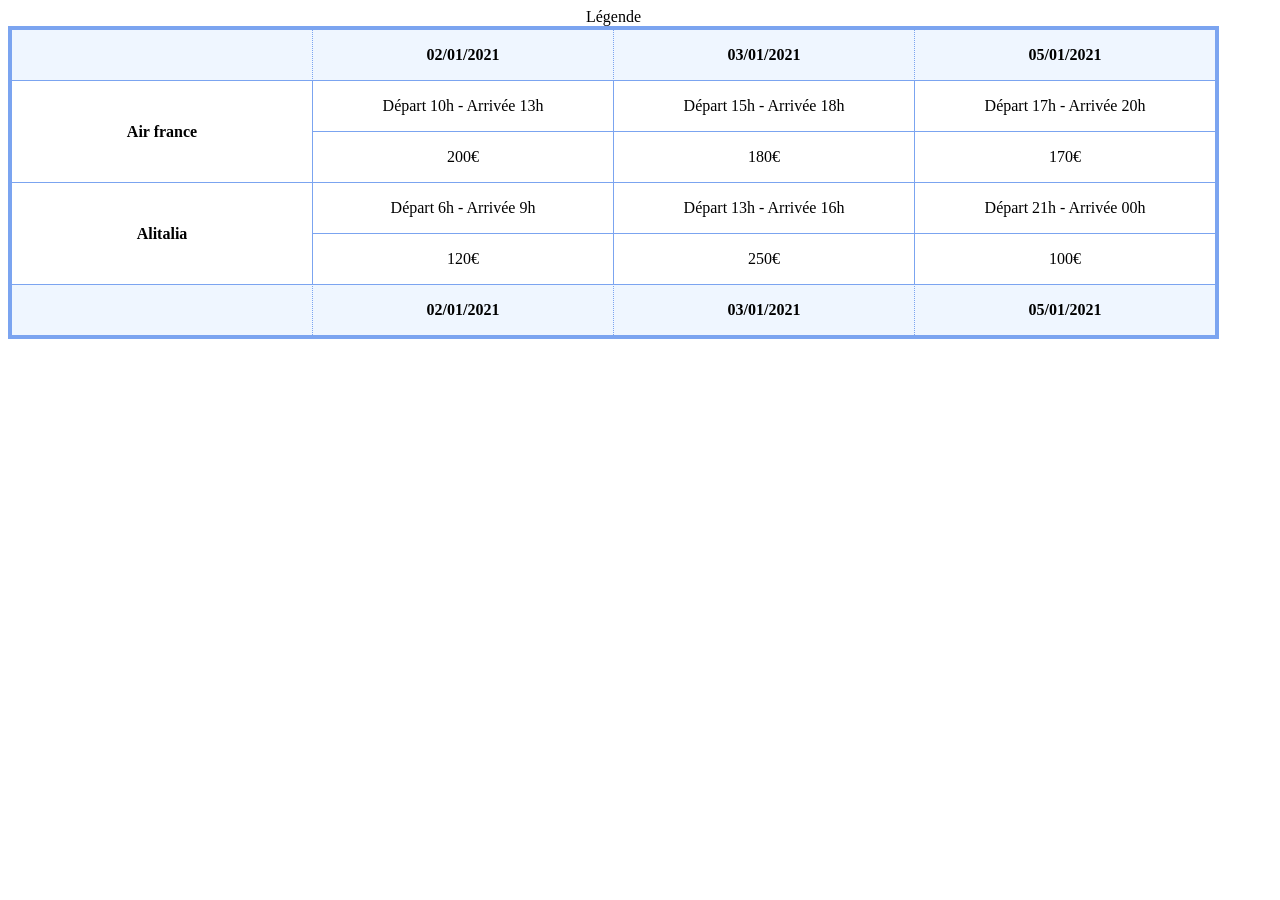
<file: TP_Avion/index.html>
<!DOCTYPE html>
<html lang="fr">
<head>
    <meta charset="UTF-8">
    <meta name="viewport" content="width=device-width, initial-scale=1.0">
    <link rel="stylesheet" href="css/style.css">
    <title>TP_Avion</title>
</head>
<body>
    <table border="1" cellpadding="0" cellspacing="0">
    <caption>Légende</caption>

        <thead>
            <tr>
                <th class="void"></th>
                <th>
                    <p>02/01/2021</p>
                </th>
                <th>
                    <p>03/01/2021</p>
                </th>
                <th>
                    <p>05/01/2021</p>
                </th>
            </tr>
        </thead>
        <tbody>
            <tr>
                <td rowspan="2" class="boldtxt">Air france</td>

                <td>Départ 10h - Arrivée 13h</td>

                <td>Départ 15h - Arrivée 18h</td>

                <td>Départ 17h - Arrivée 20h</td>
            </tr>

            <tr>

                <td>200€</td>

                <td>180€</td>

                <td>170€</td>
            </tr>

            <tr>
                <td rowspan="2" class="boldtxt">Alitalia</td>

                <td>Départ 6h - Arrivée 9h</td>

                <td>Départ 13h - Arrivée 16h</td>

                <td>Départ 21h - Arrivée 00h</td>
            </tr>

            <tr>

                <td>120€</td>

                <td>250€</td>

                <td>100€</td>
            </tr>
        </tbody>
        <tfoot>
            <tr class="boldtxt">
                <td class="void"></td>

                <td>02/01/2021</td>

                <td>03/01/2021</td>

                <td>05/01/2021</td>
            </tr>
        </tfoot>
    </table>
</body>
</html>
</file>
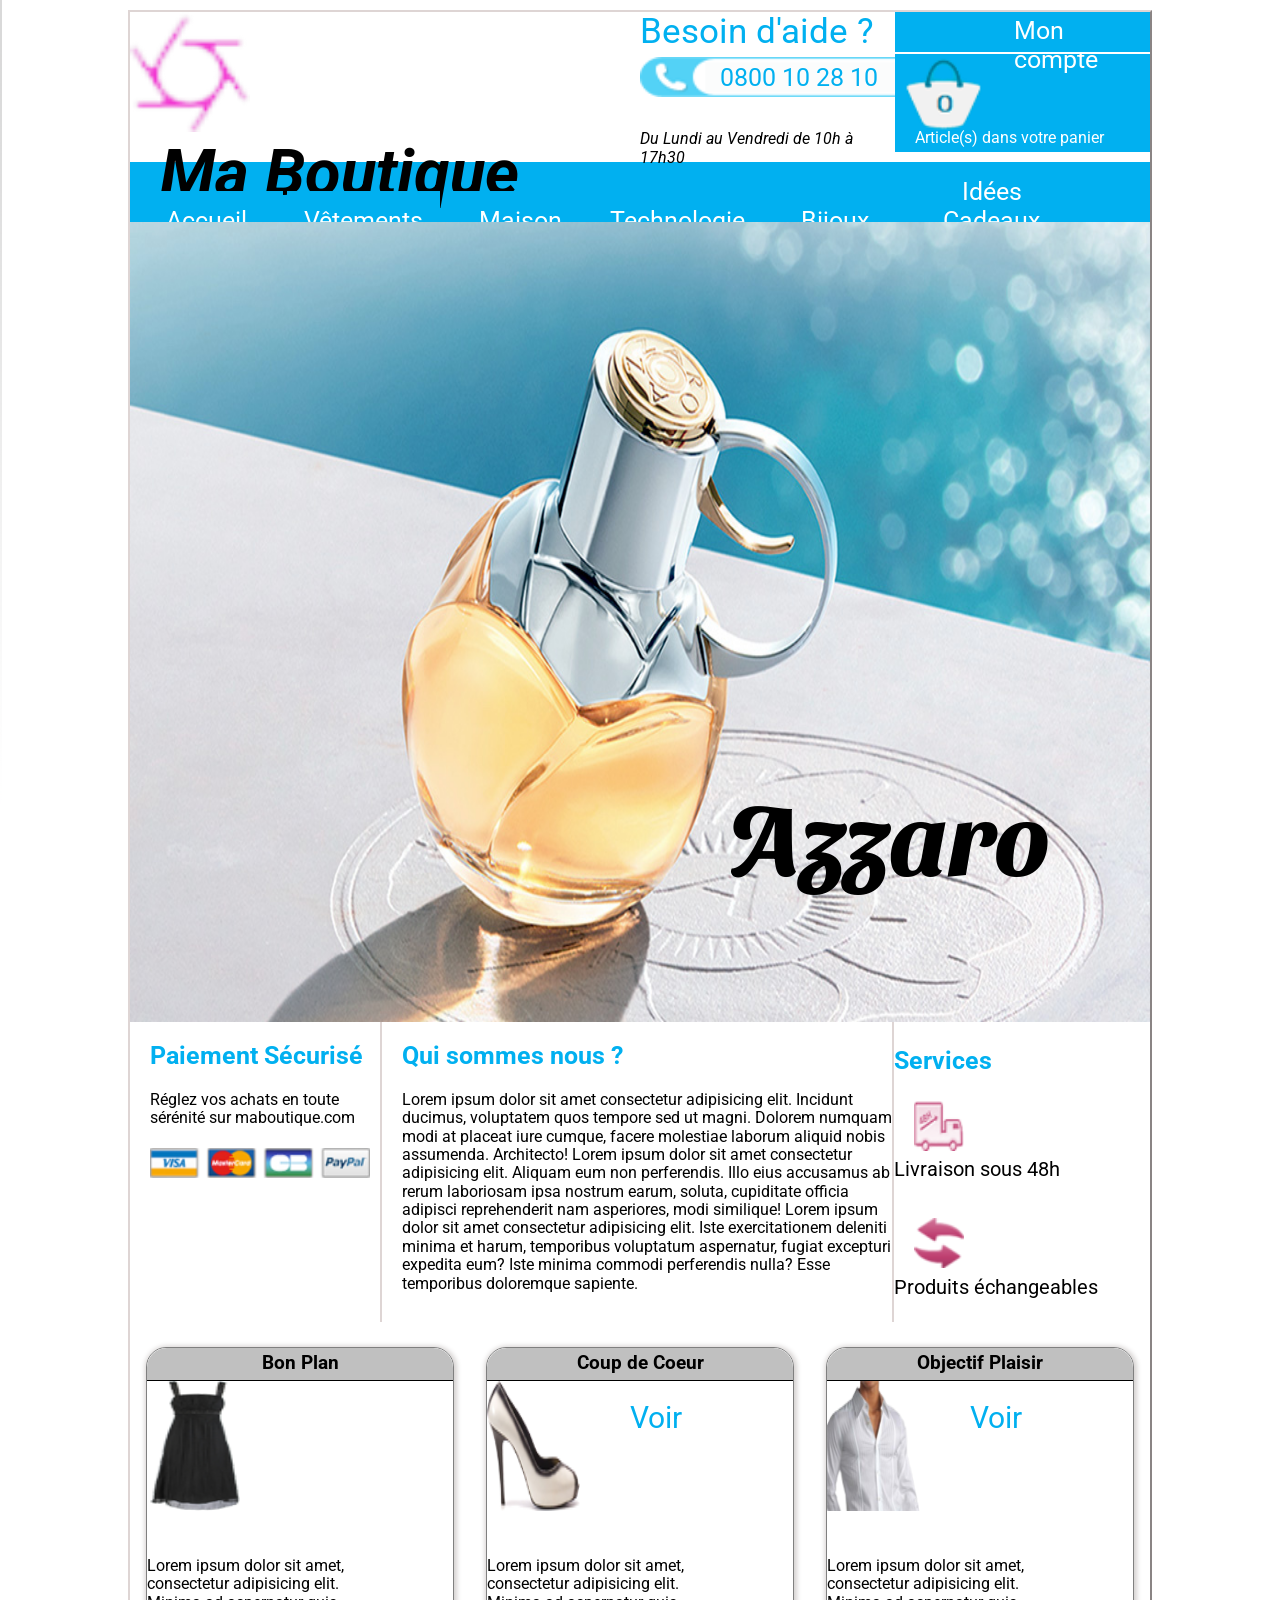
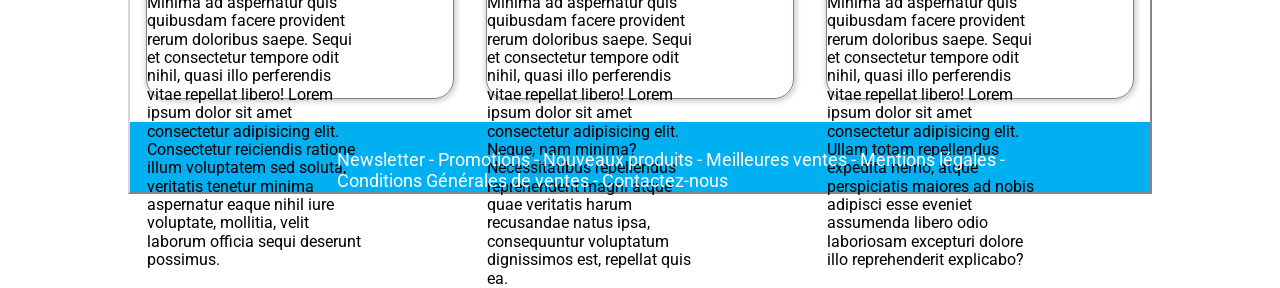
<file: TP_Azzaro/index.html>
<!DOCTYPE html>
<html lang="fr">
<head>
    <meta charset="UTF-8">
    <meta name="viewport" content="width=device-width, initial-scale=1.0">
    <link rel="stylesheet" href="css/normalize.css">
    <link href="https://fonts.googleapis.com/css2?family=Roboto:ital,wght@0,300;0,400;0,500;1,300;1,400&display=swap" rel="stylesheet">
    <link href="https://fonts.googleapis.com/css2?family=Sansita+Swashed:wght@300&display=swap" rel="stylesheet">
    <link rel="stylesheet" href="css/style.css">
    <title>TP_Azzaro</title>
</head>
<body>
    <div id="globdiv">
        <header>
            <section id="tllogo">
                <img src="img/logo.png" alt="Error">

                <div>
                    <h1>Ma Boutique</h1>
                    <p>Vente en ligne : Mode, Tendance et Déco</p>
                </div>
            </section>

            <section id="needhelp">
                <h3>Besoin d'aide ?</h3>
                <img src="img/aide.png" alt="Error">
                <p class="numbers">0800  10  28  10</p>
                <p class="time">Du Lundi au Vendredi de 10h à 17h30</p>
            </section>

            <a href="#">
                <section id="myaccount">
                    <div class="titleaccount">
                        <h3>Mon compte</h3>
                    </div>
    
                    <div class="panier">
                        <img src="img/article.png" alt="panier">
    
                        <p>Article(s) dans votre panier</p>
                    </div>
    
                </section>
                <div class="clear"></div>
            </a>


            <nav id="navtop1">
                <ul>
                    <li><a href="#">Accueil</a></li>
                    <li><a href="#">Vêtements</a></li>
                    <li><a href="#">Maison</a></li>
                    <li><a href="#">Technologie</a></li>
                    <li><a href="#">Bijoux</a></li>
                    <li><a href="#">Idées Cadeaux</a></li>
                </ul>
            </nav>
        </header>

        <section id="imgmiddlepage">
            <img class="azzaropub" src="img/azzaro-pub.jpg" alt="parfum">
            <h3>Azzaro</h3>
        </section>

        <section id="midpage1">
            <div class="midpageblock1">
                <h3>Paiement Sécurisé</h3>
                <p>Réglez vos achats en toute sérénité sur maboutique.com</p>
                <img src="img/paiement.png" alt="carte-bancaire">
            </div>
            <div class="midpageblock2">
                <h3>Qui sommes nous ?</h3>
                <p>Lorem ipsum dolor sit amet consectetur adipisicing elit. Incidunt ducimus, voluptatem quos tempore sed ut magni. Dolorem numquam modi at placeat iure cumque, facere molestiae laborum aliquid nobis assumenda. Architecto! Lorem ipsum dolor sit amet consectetur adipisicing elit. Aliquam eum non perferendis. Illo eius accusamus ab rerum laboriosam ipsa nostrum earum, soluta, cupiditate officia adipisci reprehenderit nam asperiores, modi similique! Lorem ipsum dolor sit amet consectetur adipisicing elit. Iste exercitationem deleniti minima et harum, temporibus voluptatum aspernatur, fugiat excepturi expedita eum? Iste minima commodi perferendis nulla? Esse temporibus doloremque sapiente.</p>
            </div>
            <div class="midpageblock3">
                <h3>Services</h3>
                <div>
                    <img src="img/camion.png" alt="camion">
                    <p>Livraison sous 48h</p>
                </div>

                <div>
                    <img src="img/echange.png" alt="échange">
                    <p>Produits échangeables</p>
                </div>
            </div>
        </section>
        <div class="clear"></div>
        

        <section id="ads">
            <section class="globad1">
                <section class="ad1">
                    <div>
                        <h3>Bon Plan</h3>
                    </div>
                    <img src="img/robe.png" alt="robe">
                    <p>Lorem ipsum dolor sit amet, consectetur adipisicing elit. Minima ad aspernatur quis quibusdam facere provident rerum doloribus saepe. Sequi et consectetur tempore odit nihil, quasi illo perferendis vitae repellat libero! Lorem ipsum dolor sit amet consectetur adipisicing elit. Consectetur reiciendis ratione illum voluptatem sed soluta, veritatis tenetur minima aspernatur eaque nihil iure voluptate, mollitia, velit laborum officia sequi deserunt possimus.</p>
                    <a href="#">Voir</a>
                </section>
            </section>

            <section class="globad2">
                <section class="ad2">
                    <div>
                        <h3>Coup de Coeur</h3>
                    </div>
                    <img src="img/talons.png" alt="talons">
                    <p>Lorem ipsum dolor sit amet, consectetur adipisicing elit. Minima ad aspernatur quis quibusdam facere provident rerum doloribus saepe. Sequi et consectetur tempore odit nihil, quasi illo perferendis vitae repellat libero! Lorem ipsum dolor sit amet consectetur adipisicing elit. Neque, nam minima? Necessitatibus repellendus reprehenderit magni atque quae veritatis harum recusandae natus ipsa, consequuntur voluptatum dignissimos est, repellat quis ea.</p>
                    <a href="#">Voir</a>
                </section>
            </section>

            <section class="globad3">
                <section class="ad3">
                    <div>
                        <h3>Objectif Plaisir</h3>
                    </div>
                    <img src="img/chemise.png" alt="chemise">
                    <p>Lorem ipsum dolor sit amet, consectetur adipisicing elit. Minima ad aspernatur quis quibusdam facere provident rerum doloribus saepe. Sequi et consectetur tempore odit nihil, quasi illo perferendis vitae repellat libero! Lorem ipsum dolor sit amet consectetur adipisicing elit. Ullam totam repellendus expedita nemo, atque perspiciatis maiores ad nobis adipisci esse eveniet assumenda libero odio laboriosam excepturi dolore illo reprehenderit explicabo?</p>
                    <a href="#">Voir</a>
                </section>
            </section>
        </section>

        <nav id="navfoot1">
            <ul>
                <li><a href="#">Newsletter - </a></li>
                <li><a href="#">Promotions - </a></li>
                <li><a href="#">Nouveaux produits - </a></li>
                <li><a href="#">Meilleures ventes - </a></li>
                <li><a href="#">Mentions légales - </a></li>
                <li><a href="#">Conditions Générales de ventes - </a></li>
                <li><a href="#">Contactez-nous</a></li>
            </ul>
        </nav>
    </div>
</body>
</html>
</file>
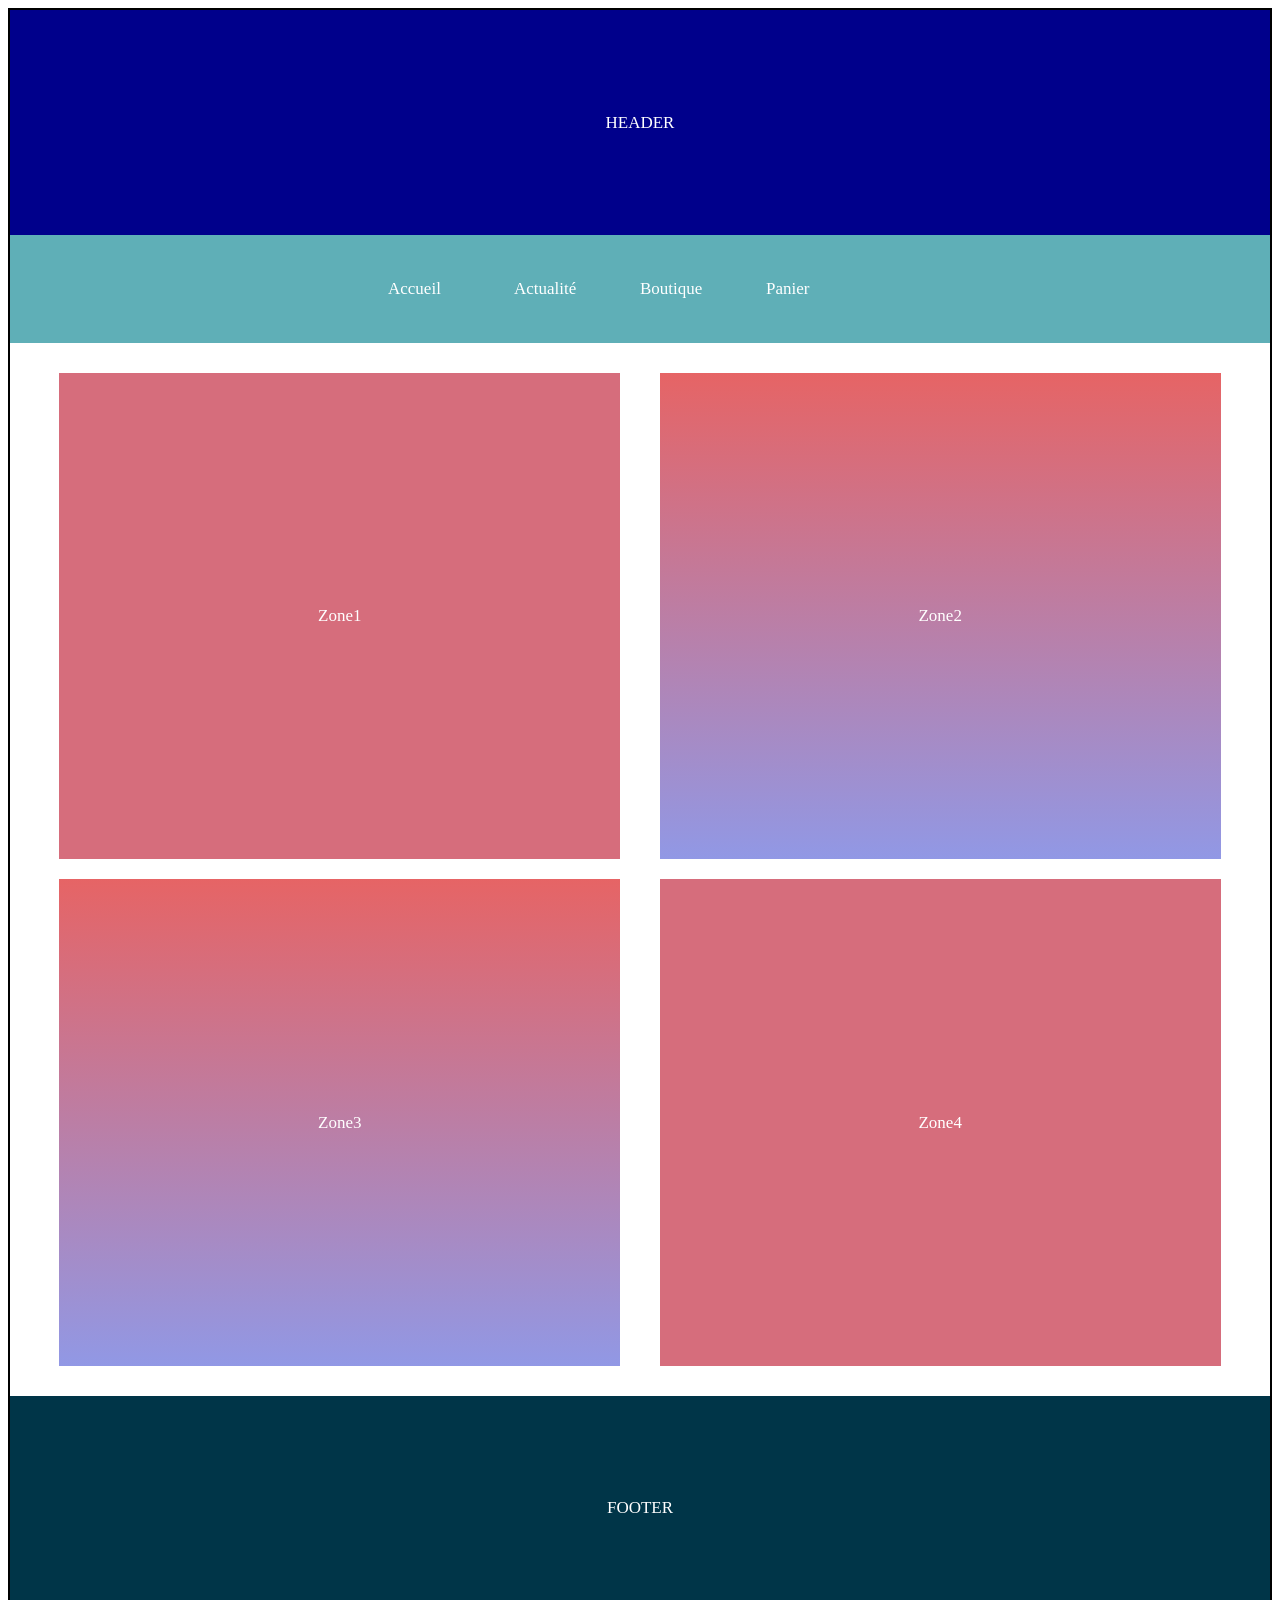
<file: TP_Float_Responsive/index.html>
<!DOCTYPE html>
<html lang="fr">
<head>
    <meta charset="UTF-8">
    <meta name="viewport" content="width=device-width, initial-scale=1.0">
    <link rel="stylesheet" href="assets/css/style.css">
    <title>TP_Float_Responsive</title>
</head>
<body>
    <header id="toppage">
        <p>HEADER</p>
    </header>

    <nav id="navigation">
        <ul>
            <li><a href="#">Accueil</a></li>
            <li><a href="#">Actualité</a></li>
            <li><a href="#">Boutique</a></li>
            <li><a href="#">Panier</a></li>
        </ul>
    </nav>

    <div id="containermidpage">
        <section class="middlepageblock middlepage1">
            <p>Zone1</p>
        </section>

        <section class="middlepageblock middlepage2">
            <p>Zone2</p>
        </section>


        <section class="middlepageblock middlepage3">
            <p>Zone3</p>
        </section>

        <section class="middlepageblock middlepage4">
            <p>Zone4</p>
        </section>
    </div>

    <footer id="bottompage">
        <p>FOOTER</p>
    </footer>
</body>
</html>
</file>
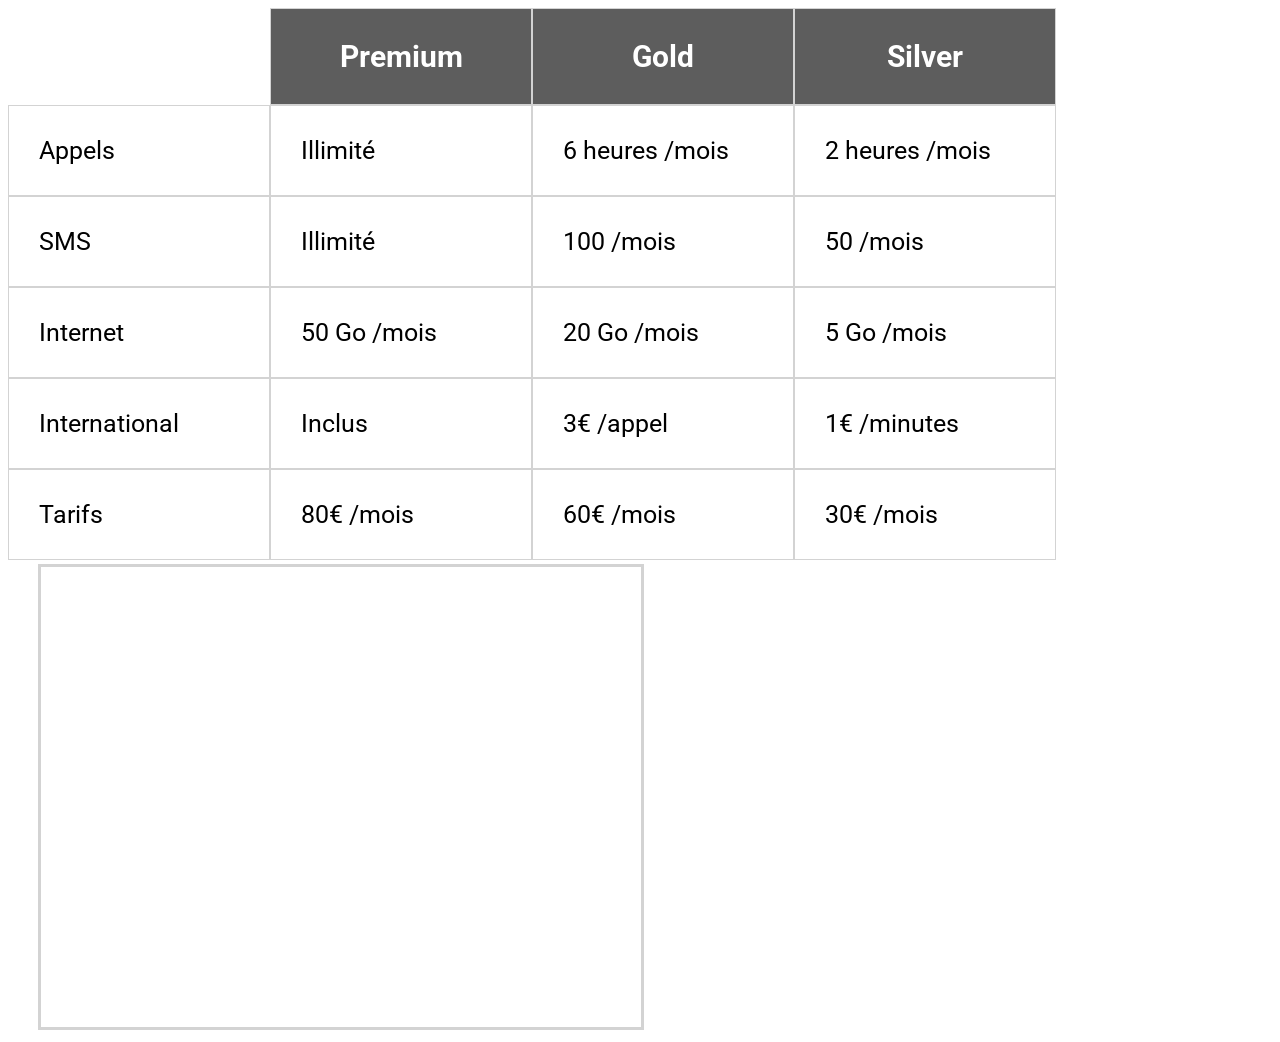
<file: TP_FreeDom/index.html>
<!DOCTYPE html>
<html lang="fr">
<head>
    <meta charset="UTF-8">
    <meta name="viewport" content="width=device-width, initial-scale=1.0">
    <link href="https://fonts.googleapis.com/css2?family=Roboto&display=swap" rel="stylesheet">
    <link rel="stylesheet" href="css/style.css">
    <title>TP_FreeDom</title>
</head>
<body>
    <table border="0" cellpadding="30px" cellspacing="0px">
        <thead>
            <tr>
                <th class="void"></th>
                <th>Premium</th>
                <th>Gold</th>
                <th>Silver</th>
            </tr>
        </thead>

        <tbody>
            <tr>
                <td>Appels</td>
                <td>Illimité</td>
                <td>6 heures /mois</td>
                <td>2 heures /mois</td>
            </tr>

            <tr>
                <td>SMS</td>
                <td>Illimité</td>
                <td>100 /mois</td>
                <td>50 /mois</td>
            </tr>

            <tr>
                <td>Internet</td>
                <td>50 Go /mois</td>
                <td>20 Go /mois</td>
                <td>5 Go /mois</td>
            </tr>

            <tr>
                <td>International</td>
                <td>Inclus</td>
                <td>3&euro; /appel</td>
                <td>1&euro; /minutes</td>
            </tr>

            <tr>
                <td>Tarifs</td>
                <td>80&euro; /mois</td>
                <td>60&euro; /mois</td>
                <td>30&euro; /mois</td>
            </tr>
        </tbody>
    </table>

    <iframe src="https://www.google.com/maps/embed?pb=!1m18!1m12!1m3!1d2623.4934073561103!2d2.303895515903695!3d48.886933206650255!2m3!1f0!2f0!3f0!3m2!1i1024!2i768!4f13.1!3m3!1m2!1s0x47e66fbcb5c4174d%3A0xb9b7f8d49e54933b!2s11%20Avenue%20des%20Chasseurs%2C%2075017%20Paris!5e0!3m2!1sfr!2sfr!4v1606293861112!5m2!1sfr!2sfr" width="600" height="460" frameborder="0" allowfullscreen="" aria-hidden="false" tabindex="0"></iframe>
</body>
</html>
</file>
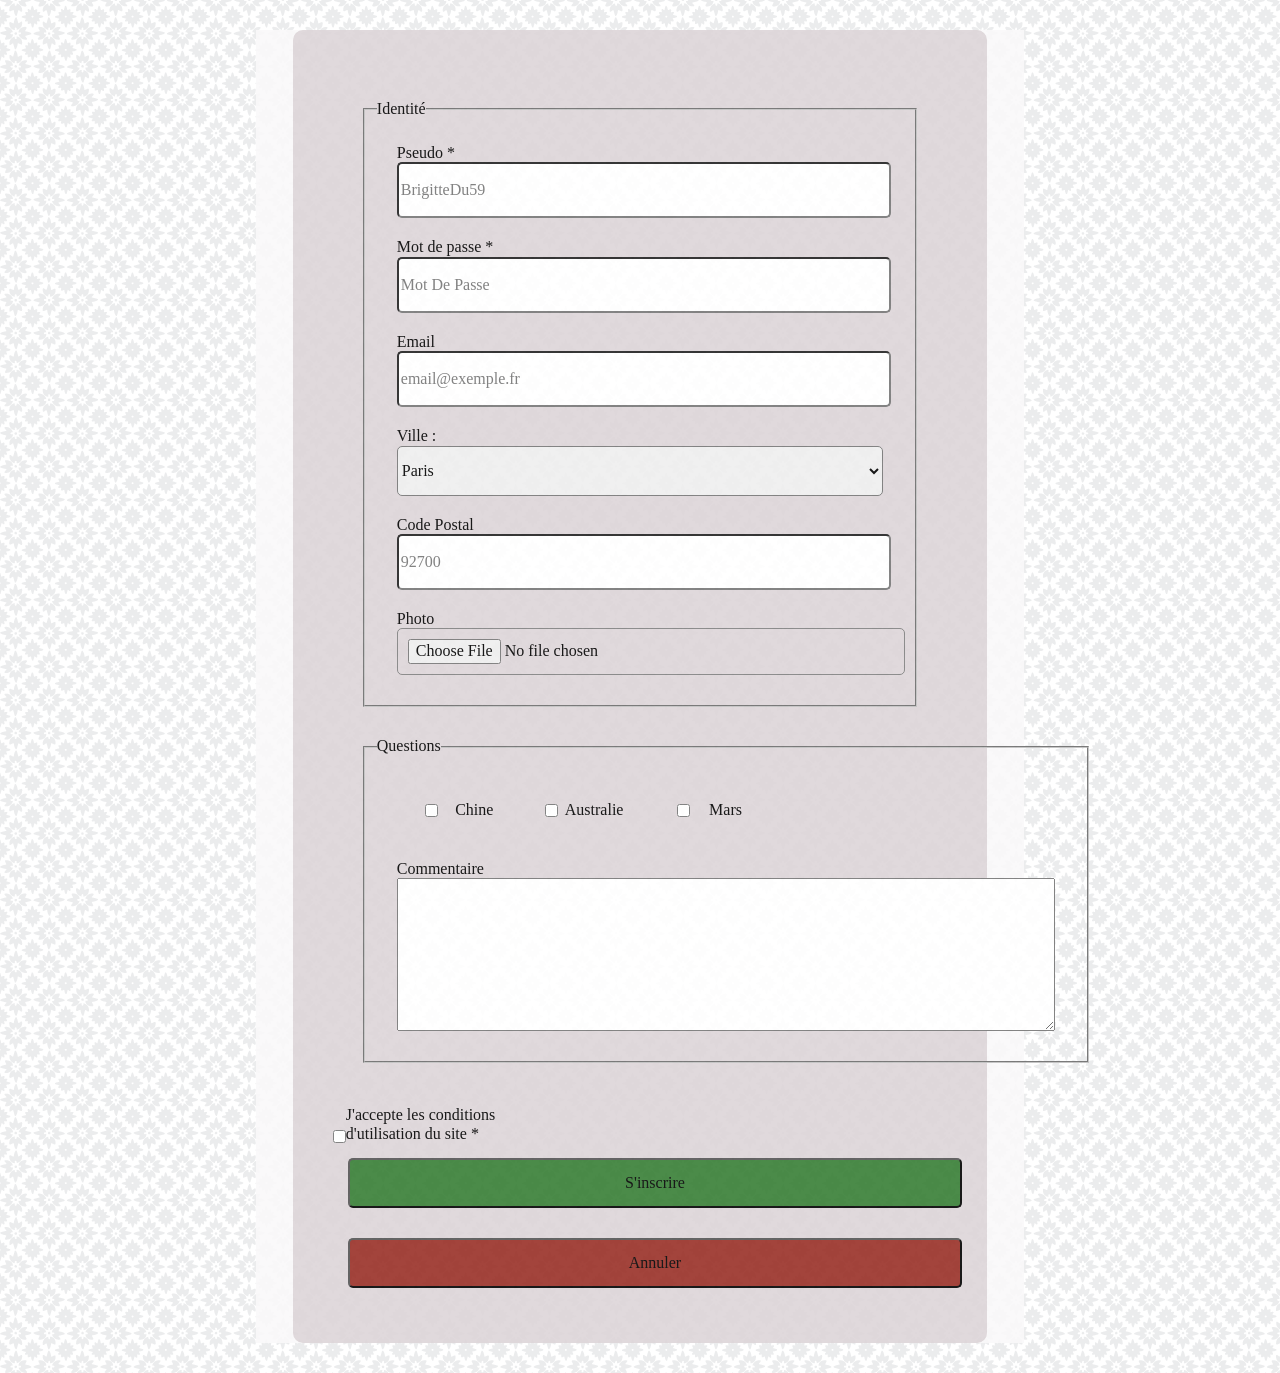
<file: TP_Inscription/index.html>
<!doctype html>
<html lang="fr">
<head>
    <meta charset="UTF-8">
    <meta name="viewport"
          content="width=device-width, user-scalable=no, initial-scale=1.0, maximum-scale=1.0, minimum-scale=1.0">
    <meta http-equiv="X-UA-Compatible" content="ie=edge">
    <link rel="stylesheet" href="css/normalize.css">
    <link rel="stylesheet" href="css/style.css">

    <title>TP_Inscriptions</title>
</head>
<body>
    <section id="big-container">
        <div id="medium-container">
            <form action="https://www.darty.com/" method="post" class="forms" id="form1">
                <fieldset id="fieldset1">
                    <legend>Identité</legend>
                    <div>
                        <label for="nicknamezone">Pseudo *</label>
                        <input type="text" id="nicknamezone" name="nicknamezone" placeholder="BrigitteDu59" class="inputs" required>
                    </div>
    
                    <div>
                        <label for="passwordzone">Mot de passe *</label>
                        <input type="password" id="passwordzone" name="passwordzone" placeholder="Mot De Passe" class="inputs" required>
                    </div>
    
                    <div>
                        <label for="mailzone">Email</label>
                        <input type="email" id="mailzone" name="mailzone" placeholder="email@exemple.fr" class="inputs">
                    </div>
    
                    <div>
                        <label for="city">Ville :</label>
                        <select class="inputs">
                            <option value="city1">Paris</option>
                            <option value="city2">Lyon</option>
                            <option value="city3">Bordeaux</option>
                            <option value="city4">Dijon</option>
                        </select>
                    </div>

                    <div>
                        <label for="postalzone">Code Postal</label>
                        <input type="text" placeholder="92700" id="postalzone" name="postalzone" class="inputs">
                    </div>


                    <div>
                        <label for="photozone">Photo</label>
                        <input type="file" id="photozone" name="photozone" class="inputs phinput" accept=".jpg, .jpeg, .png, .pdf">
                    </div>
                </fieldset>

                <fieldset id="fieldset2">
                    <legend>Questions</legend>

                    <div class="checkbox">
                        <div>
                            <input type="checkbox" id="checkbox1" name="checkbox1">
                            <label for="checkbox1">Chine</label>
                        </div>

                        <div>
                            <input type="checkbox" id="checkbox2" name="checkbox2">
                            <label for="checkbox2">Australie</label>
                        </div>

                        <div>
                            <input type="checkbox" id="checkbox3" name="checkbox3">
                            <label for="checkbox3">Mars</label>
                        </div>
                    </div>

                    <div>
                        <label for="textzone">Commentaire</label>
                        <textarea type="textarea" id="textzone" name="textzone" class="inputs" rows="8" cols="70"></textarea>
                    </div>
                </fieldset>

                <div>
                    <input type="checkbox" id="checkbox4" name="checkbox4" required>
                    <label for="checkbox4">J'accepte les conditions d'utilisation du site *</label>
                </div>

                <input type="submit" value="S'inscrire" id="button1" name="button1" class="inputs">

                <input type="reset" value="Annuler" id="button2" name="button1" class="inputs">
            </form>
        </div>
    </section>
</body>
</html>
</file>
<file: Compagnonnage/assets/css/variables.css>
*{
    --orange-red: #fe5f55;
    --boxcolor: rgba(254, 95, 85, 0.60 );
    --light-blue: #a3e7fc;
    --blue-grey: #7f7f9f;
    --brown: #5a3a31;
    --bgcolor: rgba(101, 58, 49, 0.35);
    --dark-brown: #31231e;
    --bodyfont: 'Montserrat', sans-serif;
    --titles-font: 'Quattrocento Sans', sans-serif;
}
</file>
<file: Compagnonnage/assets/css/border.css>
.svg-wrapper {
    transform: translateY(-50%);
    margin: 0 auto;
    width: 320px;  
  }
  .shape {
    stroke-dasharray: 140 540;
    stroke-dashoffset: -474;
    stroke-width: 7px;
    fill: transparent;
    stroke: var(--orange-red);
    border-bottom: 5px solid #5A3A31;
    transition: stroke-width 1s, stroke-dashoffset 1s, stroke-dasharray 1s;

  }
  .text {
    text-transform: uppercase;
    text-align: center;
    font-size: 22px;
    line-height: 32px;
    color: #5A3A31;
    top: -48px;
    position: relative;
    overflow: hidden;
  }

  .text a{
    text-decoration: none;
    color: #5A3A31;
  }

  .svg-wrapper:hover .shape {
    stroke-width: 2px;
    stroke-dashoffset: 0;
    stroke-dasharray: 760;
  }
</file>
<file: Compagnonnage/assets/css/style.css>
@import 'https://fonts.googleapis.com/css?family=Roboto:400,500';
@import url('https://fonts.googleapis.com/css2?family=Major+Mono+Display&display=swap');

html {
  box-sizing: border-box;
}

*, *:before, *:after {
  box-sizing: border-box;
}


body {
  font-family: 'Montserrat', sans-serif;
  line-height: 1.5;
  margin: 0px;
  background-image: url("../img/notebook_@2X.png");
}



.h1{
  display: flex;
  width: 100%;
  justify-content: center;
  align-items: center;
}

.h1 a{
  text-decoration: none;
  text-align: center;
  text-transform: uppercase;
  font-size: 1.5em;
  color: white;
  padding-right: 82.8px;
  font-family: 'Quattrocento Sans', sans-serif;
  letter-spacing: 2px
}

.container {
  width: 90%;
  margin-left: auto;
  margin-right: auto;
  max-width: 1200px;
}

.container:after {
  content: "";
  display: table;
  clear: both;
}

.container {
  margin-left: auto;
  margin-right: auto;
  width: 90%;
  max-width: 1200px;
  height: 100px;
  display: flex;
}

/* 
Making sure everything in .hero sits above our :after elements 
*/
.hero * {
  position: relative;
  z-index: 1;
}

#linetop{
  height: 100px;
  background-color: var(--orange-red);
  position: relative;
  z-index: 10;
}

#masthead {
  position: relative;
}

#masthead.is-active {
  box-shadow: 0 4px 6px rgba(0, 0, 0, 0.15);
}

/*
Using this method because browsers can transition opacity very cheaply as opposed to using background: rgba
https://www.html5rocks.com/en/tutorials/speed/high-performance-animations/
*/
#masthead:after {
  content: '';
  position: absolute;
  top: 0;
  width: 100%;
  height: 100%;
  background-color: #fff;
  opacity: 0;
  transition: opacity 0.3s ease;
}

#masthead.is-active:after {
  opacity: 1;
}


.hamburger {
  background-color: transparent;
  border: 0;
  color: inherit;
  cursor: pointer;
  display: inline-block;
  float: left;
  font: inherit;
  overflow: visible; 
  outline: none;
  padding: 0;
  text-transform: none;
  transition: opacity 0.15s;
  -webkit-appearance: none;
}

.hamburger:hover {
  opacity: 0.7; 
}

.hamburger-box {
  width: 30px;
  height: 24px;
  display: inline-block;
  position: relative; 
}

.hamburger-inner {
  display: block;
  top: 50%;
  margin-top: -2px; 
}

.hamburger-inner, 
.hamburger-inner::before, 
.hamburger-inner::after {
  width: 30px;
  height: 2px;
  background-color: #fff;
  border-radius: 4px;
  position: absolute;
  transition-property: -webkit-transform;
  transition-property: transform;
  transition-property: transform, -webkit-transform;
  transition-duration: 0.15s;
  transition-timing-function: ease; 
}

#masthead.is-active .hamburger-inner, 
#masthead.is-active .hamburger-inner::before, 
#masthead.is-active .hamburger-inner::after {
    background-color: #000;
}

.hamburger-inner::before, 
.hamburger-inner::after {
  content: "";
  display: block; 
}

.hamburger-inner::before {
  top: -6px; 
}

.hamburger-inner::after {
  bottom: -6px; 
}

/*
 * Boring
 */
.hamburger--boring .hamburger-inner, 
.hamburger--boring .hamburger-inner::before, 
.hamburger--boring .hamburger-inner::after {
  transition-property: none; 
}

.hamburger--boring.is-active .hamburger-inner {
  -webkit-transform: rotate(45deg);
  transform: rotate(45deg); 
}

.hamburger--boring.is-active .hamburger-inner::before {
  top: 0;
  opacity: 0; 
}

.hamburger--boring.is-active .hamburger-inner::after {
  bottom: 0;
  -webkit-transform: rotate(-90deg);
  transform: rotate(-90deg); 
}

.hamburger-label {
  color: #fff;
  display: inline-block;
  font-weight: 700;
  letter-spacing: 0.08em;
  line-height: 1;
  margin-left: 0.3125em;
  text-transform: uppercase;
}

#masthead.is-active .hamburger-label {
  color: #000;
}

.hamburger-box,
.hamburger-label {
  display: inline-block;
  vertical-align: middle;
}

#site-nav {
  clear: both;
  display: flex;
  flex-direction: row; 
  justify-content: space-around;
  height: 0;
  overflow: hidden;
  padding-top: 2.5em;
}

#site-nav.is-active {
  height: auto;
  overflow: visible;
  display: flex;
  flex-wrap: wrap;
}

#site-nav .col { 
  padding-bottom: 2.5em;
} 

@media screen and (min-width: 550px) {
  #site-nav {
    flex-direction: row;
    flex-wrap: wrap;
  }
  
  #site-nav .col {
    flex: 0 0 50%;
  } 
}

@media screen and (min-width: 768px) {
  #site-nav .col {
    flex: 0 0 33.333333333%;
  } 
}

@media screen and (min-width: 960px) {
  #site-nav {
    flex-wrap: nowrap;
  }
  
  #site-nav .col {
    display: flex;
    align-items: flex-end;
  } 
  
  #site-nav .col:last-child {
    display: flex;
    justify-content: flex-start;
  }  
}


#masthead.is-active #masthead-search ::-webkit-input-placeholder {
    color:    #b4b9ba;
}

#masthead.is-active #masthead-search :-moz-placeholder {
   color:    #b4b9ba;
   opacity:  1;
}

#masthead.is-active #masthead-search ::-moz-placeholder {
   color:    #b4b9ba;
   opacity:  1;
}

#masthead.is-active #masthead-search :-ms-input-placeholder {
   color: #b4b9ba
}

#masthead .col {
  opacity: 0;
}

#masthead.is-active .col {
  transform: translateY(40px);
  transition: opacity 0.3s ease;
  animation: fade-in-stagger 0.8s ease forwards;
}

#masthead.is-active .col:nth-child(1) {
    -webkit-animation-delay: 0;
}

#masthead.is-active .col:nth-child(2) {
    -webkit-animation-delay: 0.1s;
}

#masthead.is-active .col:nth-child(3) {
    -webkit-animation-delay: 0.2s;
}

#masthead.is-active .col:nth-child(4) {
    -webkit-animation-delay: 0.3s;
}

#masthead.is-active .col:nth-child(5) {
    -webkit-animation-delay: 0.4s;
}

@keyframes fade-in-stagger {
  to {
    opacity: 1;
  }
}

img:not(.logo){
 overflow: hidden;
 outline: 2px solid white;
 outline-offset: -15px;
 box-shadow: 5px 10px 40px 5px rgba(0,0,0,0.5);
}

/* footer */
footer{
  background-color: var(--brown);
  height: 200px;
  display: flex;
  align-items: center;
  flex-direction: column;
}

footer section:nth-child(1){
  width: 50%;
  height: 150px;
  margin: 0 auto;
  display: flex;
  flex-direction: row;
}

.footerlinks1{
  width: calc(100% / 3);
  display: flex;
  flex-direction: column;
  justify-content: space-around;
  align-items: center
}

.footerlinks3{
  width: calc(100% / 3);
  display: flex;
  flex-direction: column;
  justify-content: space-around;
  align-items: center
}

.footerlinks2{
  width: calc(100% / 3);
  display: flex;
  flex-direction: column;
  justify-content: space-around;
  align-items: center
}

.footerlinks1 a, .footerlinks2 a, .footerlinks3 a{
  color: white;
  text-transform: uppercase;
  text-decoration: none;
}

footer section:nth-child(2){
  width: 30%;
  height: 50px;
  display: flex;
  justify-content: center;
}

footer section:nth-child(2) p{
  color: var(--blue-grey);
  font-size: 12px;
}
</file>
<file: Compagnonnage/assets/css/homepage.css>
.glb-container{
    width: 67.5%;
    margin: 30px auto;
    padding-bottom: 60px;
    background-color: var(--bgcolor);
}

.glb-container section:first-of-type img{
    width: 100%;
}

.glb-container section:first-of-type h2{
    position: relative;
    bottom: 475px;
    left: 250px;
    color: white;
    font-size: 50px;
}

.homedesctext{
    height: 27.063em;
    display: flex;
    align-items: flex-start;
    justify-content: center;  
}

.homedesctext div.desctext{
    width: 60%;
    margin: 0 auto;
    background-color: var(--boxcolor);
    box-shadow: 5px -5px 24px black;
}

.desctext div p{
    font-size: 1.3em;  
    text-align: center;
    padding: 50px;
    color: white;
}

.descimg{
    display: flex;
    justify-content: space-around;
}

.descimg img:not(.artisan1){
    width: 20%;
    height: 17em;
}

.artisan1{
    width: 30%;
}
</file>
<file: metadonnes/css/style.css>
body{
    box-sizing: border-box;
    font-family: 'Merriweather', serif;
}

table{
    border-collapse: collapse;
}

#tableglob{
    width: 60%;
    border-collapse: collapse;
}

th, td{
    border: 4px solid #c62121;
}

td:first-child{
    width: 40%;
}

td:last-child{
    width: 60%;
}

th{
    background-color: #cccccc;
}


[colspan="2"]{
    font-size: 30px;
    text-align: center;
    font-weight: bold;
}
</file>
<file: ProjetBilan/CSS/style.css>
body {
    font-family: 'Cormorant Garamond', serif;
    width: 54%;
    margin: 0 auto;
}

/* header */
.detailstitle {
    color: #7A6750;
}

h1{
    font-size: 60px;
    border-top: solid black 0.5px;
    border-bottom: solid black 0.5px;
    display: inline-block;
    width: 450px;
    padding: 10px;
    margin: 0px;
}

header {
    text-align: center;
    height: 300px;
}

/* nav */



ul {
    list-style-type: none;
    padding-inline-start: 0px;
}

nav ul li {
    display: inline-block;
}

nav ul li a{
    text-decoration: none;
    color: black;
    font-size: 25px;
}

/* exemple de plat */

#globalexemple {
    width: 100%;
    height: 600px;
}

.exempleimg {
    width: 25%;
}

.exempleimg1 {
    float: left;
}

.exempletxt {
    width: 25%;
    float: left;
    height: 600px;
    text-align: right;
}

.voidleft {
    width: 25%;
    float: left;
    height: 600px;
}

.voidright {
    width: 25%;
    float: left;
    height: 600px;
}

hr {
    position: relative;
    right: 200px;
}

.exempletxt h3 {
    margin-top: 200px;
}

/* la salle */



.salletxt {
    width: 50%;
    height: 33em;
    float: left;

}

.salletxt h3 {
    font-size: 40px;
    width: 90%;
    border-bottom: 1px solid black;
}

.sallesection {
    width: 50%;
    height: 33em;
    float: right;
}



.salletxt p {
    font-size: 25px;
}




/* service */

.servicetxt {
    width: 50%;
    height: 33em;
    float: right;

}

.servicetxt h3 {
    font-size: 40px;
    width: 90%;
    border-bottom: 1px solid black;
}

.servicesection {
    width: 50%;
    height: 33em;
    float: left;
}



.servicetxt p {
    font-size: 25px;
}

/* Le dressage */
.dressagetxt {
    width: 50%;
    height: 33em;
    float: left;

}

.dressagetxt h3 {
    font-size: 40px;
    width: 90%;
    border-bottom: 1px solid black;
}

.dressagesection {
    width: 50%;
    height: 33em;
    float: right;
}



.dressagetxt p {
    font-size: 25px;
}

/* Le gout */
.gouttxt {
    width: 50%;
    height: 33em;
    float: right;

}

.gouttxt h3 {
    font-size: 40px;
    width: 90%;
    border-bottom: 1px solid black;
}

.goutsection {
    width: 50%;
    height: 33em;
    float: left;
}



.gouttxt p {
    font-size: 25px;
}

/* footer */
.plan {
    width: 153px;
    height: 123px;
    background-image: url("../img/plan.png");
    background-repeat: no-repeat;
    margin: 0 auto;
}

.plan p {
    text-align: center;
    margin-top: 30px;
    position: relative;
    top: 40px;
    font-size: 12px;
}

.textefooter {
    text-align: center;
}

.foottitle {
    display: inline-block;
    width: 450px;
    font-size: 60px;
    border-top: solid 1px black;
    border-bottom: solid 1px black;
}

.pfoot {
    font-size: 20px;
}

/* note */

.rating {
    width: 220px;
    direction: rtl;
    border: solid 1px black;
    background-color: black;
}

.rating p, a {
    display: inline-block;
    font-size: 20px;
    color: white;
}

.rating a {
    text-decoration: none;
    transition: color .4s;
}

.rating p {
    margin: 2px;
}

.rating a:hover,
.rating a:focus,
.rating a:hover ~ a,
.rating a:focus ~ a {
   color: yellow;
   cursor: pointer;
}


/* clear */
.clear {
    clear: both;
}
</file>
<file: ProjetValo/CSS/style.css>
body {
    background-color: #D69D93;
}

body, h1, ul {
    margin: 0px;
    font-family: Arial, Helvetica, sans-serif;
}

/* header */
header {
    background-color: #DE5C48;
    height: 200px;
}

h1 {
    text-align: center;
    font-size: 80px;
}

header p {
    text-align: center;
}

/* menu */
nav {
    background-color: #D21F03;
    height: 40px;
}

nav ul li {
    display: inline-block;
}

nav ul li a {
    text-decoration: none;
    color: black;
    background-color: #E5705D;
    padding: 20px;
    margin-top: 10px;
    border: solid 3px #E14F38;
}

nav ul li a:hover {
    text-decoration: none;
    color: black;
    background-color: #DE5C48;
    padding: 20px;
    margin-top: 10px;
}

/* Concept du jeu */
#concept {
    font-size: 40px;
    text-align: center;
}

.conceptgame img {
    width: 500px;
    height: 300px;
    margin: 40px;
    float: left;
}

.conceptgame p {
    font-size: 20px;
}

/* Agents */
.agents12 {
    font-size: 20px;
}

.txtagents p{
    display: inline-block;
    font-size: 30px;
    width: calc(100%/4.05);
    text-align: center;
}

.listofagents li {
    display: block;
    font-size: 20px;
    list-style-type: none;
    margin: 10px;
}

#agentlink {
    font-size: 40px;
    text-align: center;
}

.agents img {
    width: calc(100%/4.05);
    height: 300px;
}




/* clear */
.clear {
    clear: both;
}
</file>
<file: testeur_nth/nth-tester2.css>
*{
    margin:0;
    padding:0;
    box-sizing:border-box;
}
body{
    font:15px/1.4 Sans-Serif;
    background-color: #1B2D2A;
}
.selected{background:#e18728;
    color:#000;
    box-shadow:0 0 5px #000;
    display:inline-block;
    padding:3px 5px;
    border-radius:8px;
}
#page-wrap{
    width:960px;
    margin:50px auto;
    overflow:hidden;
}
.left,.right{
    width:50%;
    float:left;
}
.left{
    padding-right:30px;
}
h1{
    text-align:center;
    color:#e18728;font-size:60px;margin:30px 0 10px;
}
h2{
    font-weight:400;
    margin:5px 0;
    color:#fff;
}
h3{margin:50px 0 10px;
}
p{
    margin:0 0 10px;
}
.recipies-list li{
    margin:10px 0;
}
.recipies-list a{
    color:#fff;
    text-decoration:none;
    padding-left:5px;
    border-left:4px solid transparent;
}
.recipies-list li.active a{
    color:#e18728;
}
.recipies-list a:hover,.recipies-list a:focus{
    border-left:4px solid #e18728;
}
input[type=text],select{
    font:inherit;
    padding:4px;border:0;
}
#equation{
    width:60px;
}
.pink{
    color:#ff0080;
}
.instructions{
    color:#fff;
}
ul{
    list-style:none;
}
#list{
    padding-left:10px;
}
#list li{
    margin:0 0 6px;
    color:#fff;
    padding:2px 10px;
    background:rgba(255,255,255,.1);
    border-radius:8px;
}#list ul{
    margin-top:2px;
}
#list li div,#list li span{
    display:inline-block;
    padding:3px 5px 5px;
    border-radius:8px;
    color:#fff
}
#list{
    font-family:monospace;
}
#list:before,#list ul:before{
    content:"<ul>";
    color:#fff;
}
#list:after,#list ul:after{
    content:"</ul>";
    color:#fff;
}
#list:before,#list:after{
    padding-left:10px;
    font-weight:700;
    line-height:2.5em;
}
#list ul{
    margin:2px 0 5px 30px;
    padding:5px 10px 5px 5px;
    background:#707070;
    border-radius:8px;
}
#list li{
    font-size:.9rem;
}
#list ul li{
    margin:0 0 6px 35px;
    background:#424344;
}
#list li:before{
    content:"<li>";
}
#list li:after{
    content:"</li>";
}
#list div,#list ins{
    border-radius:8px;
    color:#fff;
    display:inline-block;
    padding:3px 3px 5px!important;
}
#list ins{
    text-decoration:none;
}
#list div:after{
    content:"<div>";
    color:#fff;
}
#list ins:after{
    content:"<ins>";
    color:#fff;
}
#el option{
    width:2.2em;
}
#kind option{
    width:11em;
}
#noscript{
    margin:20px 40px 40px;
    padding:5px;
    background:#fff;
    border-radius:10px;
    box-shadow:0 0 10px 10px #e18728;
    color:#a30000;
}
</file>
<file: TP_Avion/css/style.css>
td, th{
    width: 300px;
    height: 50px;
}

tbody{
    text-align: center;
}

table {
    border: 4px solid #7BA4F0;
    border-collapse: collapse;
}

thead th:not(.void){
    border-left: 1px dotted #7BA4F0;
}

tfoot td:not(.void){
    border-left: 1px dotted #7BA4F0;
}

thead, tfoot{
    background-color: #EFF6FF;
}

.boldtxt{
    font-weight: bold;
    text-align: center;
}
</file>
<file: TP_Azzaro/css/style.css>
body {
    box-sizing: border-box;
    width: 80%;
    margin: 0 auto;
    background-image: url("../img/fond.png");
    background-repeat: no-repeat;
    font-family: 'Roboto', sans-serif;
}

#globdiv {
    background-color: white;
    margin-top: 10px;
    margin-bottom: 10px;
    border: 2px solid #DED5D4;
    border-style: outset;
}

/* global */

header {
    height: 210px;
}

#tllogo, #needhelp, #myaccount {
    float: left;
}

#tllogo {
    width: 50%;
    height: 150px;
}

#needhelp {
    width: 25%;
    height: 140px;
}

#myaccount {
    width: 25%;
    height: 140px;
    background-color: #01B0F0;
    color: white;
}
#navtop1 {
    height: 61px;
}

#midpage1{
    height: 300px;
}

.midpageblock1, .midpageblock3{
    width: 24.5%;
    height: 300px;
    float: left;
}
.midpageblock2 {
    width: 50%;
    height: 300px;
    float: left;
    border-right: solid 2px #DED5D4;
    border-left: solid 2px #DED5D4;
}

#ads{
    height: 400px;
}

.globad1, .globad2, .globad3{
    width: calc(100% / 3);
    height: 400px;
    float: left;
}

.ad1, .ad2, .ad3{
    width: 90%;
    height: 350px;
    margin: 25px auto;
    border: 1px solid grey;
    border-radius: 20px;
    box-shadow: 1px 1px 5px 2px #D5D1D0;
}

#ads div{
    width: 100%;
    height: 32px;
    border-bottom: 1px solid black;
    background-color: #C0C0C0;
    border-radius: 20px 20px 0px 0px;
}

#navfoot1{
    width: 100%;
    height: 70px;
    background-color: #01B0F0;
}



/* tllogo */

#tllogo img, #tllogo div{
    display: inline-block;
}

#tllogo img{
    height: 120px;
    width: 120px;
}

#tllogo div{
    font-style: italic;
    margin: 0px 0px 15px 30px;
}

#tllogo div p{
    color: #FF378C;
    font-size: 25px;
    margin: 10px 0px;
}

h1 {
    font-size: 65px;
    margin: 0px;
}

/* needhelp */
#needhelp  h3{
    font-size: 35px;
    color: #01B0F0;
    font-weight: normal;
    margin-bottom: 5px;
    margin-top: 0px;
}

#needhelp img {
    width: 300px;
    height: 40px;
}

.numbers {
    color: #01B0F0;
    font-size: 25px;
    position: relative;
    bottom: 38px;
    left: 80px;
    margin: 0px;
}

.time {
    margin: 0px;
    font-style: italic;
}
/* my account */
#myaccount h3{
    margin: 5px 119px;
    font-weight: normal;
    font-size: 25px;
}

.titleaccount {
    width: 100%;
    height: 35px;
    border-bottom: 2px solid white;
}

#myaccount img{
    width: 90px;
    height: 80px;
}

#myaccount img, #myaccount p{
    display: inline-block;
}

#myaccount p{
    padding-left: 20px;
    position: relative;
    bottom: 25px;
}

.panier {
    height: 98px;
}
/* navtop1 */
#navtop1 ul {
    height: 61px;
    margin: 0px;
    padding: 0px;
    list-style-type: none;
    background-color: #01B0F0;
}

#navtop1 li {
    display: inline-block;
    list-style-type: none;
    width: 15%;
    text-align: center;
    padding: 16px 0px;
    background-color: #01B0F0;
}

#navtop1 li:hover{
    background-color: #FF358B;
}

#navtop1 a{
    text-decoration: none;
    color: white;
    font-size: 25px;
}

/* imgmiddle */

.azzaropub {
    width: 100%;
    height: 800px;
}

#imgmiddlepage {
    width: 100%;
    height: 800px;
}

#imgmiddlepage h3 {
    margin: 0px;
    font-size: 100px;
    position: relative;
    bottom: 250px;
    text-align: right;
    right: 100px;
    font-family: 'Sansita Swashed', cursive;
}

/* midpage1 */
.midpageblock1 h3, .midpageblock1 p, .midpageblock1 img{
    margin: 20px 0px 0px 20px;
}

#midpage1 h3{
    font-size: 25px;
    color: #01B0F0;
}

.midpageblock1 img {
    width: 220px;
    height: 30px;
}

.midpageblock2 h3, .midpageblock2 p{
    margin: 20px 0px 0px 20px;
}

.midpageblock3 div{
    width: 100%;
}

.midpageblock3 img, .midpageblock3 p {
    display: inline-block;
    margin-right: 20px;
}

.midpageblock3 p{
    font-size: 20px;
    position: relative;
    bottom: 17px;
}


.midpageblock3 img {
    width: 50px;
    height: 50px;
    margin-left: 20px;
}

/* ads */
#ads img, #ads p{
    float: left;
}

#ads img{
    width: 93px;
    height: 130px;
    padding-right: 40px;
}

#ads p{
    width: 70%;
    padding-top: 30px;
}

#ads h3{
    margin: 0px;
    padding-top: 5px;
    text-align: center;
}

#ads a{
    text-decoration: none;
    color: #01B0F0;
    font-size: 30px;
    position: relative;
    left: 350px;
    top: 20px;
}

/* navfoot1 */
#navfoot1 ul{
    list-style-type: none;
    padding: 28px 0px 0px 207px;
    margin: 0px;
}

#navfoot1 li{
    display: inline-block;
}

#navfoot1 a{
    text-decoration: none;
    color: white;
    font-size: 18px;
}

/* clear */
.clear {
    clear: both;
}
</file>
<file: TP_Float_Responsive/assets/css/style.css>
html{
    font-size: 10px;
}

body{
    border: 2px solid black;
}

p{
    font-size: 1.7rem;
    color: #FFFFFF;
    margin: 0;
}

a{
    text-decoration: none;
    color: #FFFFFF;
    font-size: 1.7rem;
}

#toppage {
    background-color: darkblue;
    height: 25vh;
    display: flex;
    justify-content: center;
    align-items: center;
}



#navigation {
    background-color:#5FAFB7;
    height: 12vh;
    display: flex;
    align-items: center;
}

#navigation ul{
    display: flex;
    flex-direction: row;
    justify-content: center;
    padding: 0;
    margin: 0;
    width: 100%;
}

#navigation li{
    display: flex;
    width: 10%;
}

#containermidpage{
    margin: 2em;
    display: flex;
    flex-wrap: wrap;
    justify-content: space-evenly;
}

.middlepageblock{
    width: 46%;
    height: 38vw;
    margin: 1em;
    display: flex;
    align-items: center;
    justify-content: center;
}

.middlepage1 {
    background-color:#D66D7C;
}

.middlepage2 {
    background: linear-gradient(#e66465, #9198e5);
}


.middlepage3 {
    background: linear-gradient(#e66465, #9198e5);
}

.middlepage4 {
    background-color:#D66D7C;
}

.lion{
    display: none;
}

#bottompage {
    background-color: #003548;
    height: 25vh;
    display: flex;
    justify-content: center;
    align-items: center;
}


/* mediaqueries */


@media screen and (max-width: 575.98px){
    #containermidpage{
        display: block;
    }

    .middlepageblock{
        width: 93%;
    }

    p{
        font-size: 1rem;
    }

    a{
        font-size: 1rem;
    }

    #navigation ul{
        justify-content: space-evenly;
    }

    .middlepage1{
        background-color: cyan;
    }

    .middlepage2{
        background: #3822ff;
    }

    .middlepage3{
        background: #f706ff;
    }

    .middlepage4{
        background-color: #e5ff00;
    }

    #toppage{
        height: 10vh;
    }
    #bottompage{
        height: 10vh;
    }
}

@media screen and (max-width: 767.98px) and (min-width: 576px){
    p{
        font-size: 1.3rem;
    }

    a{
        font-size: 1.3rem;
    }

    .middlepageblock{
        height: 20vh;
    }

    .middlepage1{
        background-color: #d61919;
    }

    .middlepage2{
        background: #22fff4;
    }

    .middlepage3{
        background: #5daf7d;
    }

    .middlepage4{
        background-color: #e9d41d;
    }

    #toppage{
        height: 10vh;
        background-color: #ac2bdf;
    }

    #bottompage{
        height: 10vh;
        background-color: #17c534;
    }

    #navigation{
        background-color: #b88b8b;
    }
}

@media screen and (max-width: 991.98px) and (min-width: 768px){
    p{
        font-size: 1.5rem;
    }

    a{
        font-size: 1.5rem;
    }

    .middlepageblock{
        border-radius: 50%;
    }   

    .middlepage1{
        background-image: url("../img/lion.png");
        background-size: cover;
        background-repeat: no-repeat;
    }

    .middlepage2{
        background: #2266ff;
    }

    .middlepage3{
        background: #22ff77;
    }

    .middlepage4{
        background-color: #ff7a22;
    }

    #toppage {
        background-color: rgb(127, 0, 139);
    }

    #navigation{
        background-color: #1a7ba1;
    }

}

@media screen and (max-width: 1199.98px) and (min-width: 992px){
    .middlepageblock{
        border-radius: 50%;
    } 
    
    .middlepage1{
        background-image: url("../img/lion.png");
        background-size: cover;
        background-repeat: no-repeat;
    }

    .middlepage2{
        background: #2266ff;
    }

    .middlepage3{
        background: #22ff77;
    }

    .middlepage4{
        background-color: #ff7a22;
    }

    #toppage {
        background-color: rgb(127, 0, 139);
    }

    #navigation{
        background-color: #1a7ba1;
    }
}

@media screen and (max-width: 1399.98px){

}
</file>
<file: TP_FreeDom/css/style.css>
/* global */

body{
    font-family: 'Roboto', sans-serif;
}

table{
    display: inline-block;

}

td, th{
    border: 1px solid lightgray;
    width: 200px;
    border-collapse: collapse;
    background-color: #fff;
}

/* table */

td{
    font-size: 25px;
}

th{
    font-size: 30px;
    font-weight: bold;
    background-color: #5D5D5D;
    color: white;
}

.void{
    background: none;
    border: none;
}

tr td:nth-child(2):hover, tr th:nth-child(2):hover{
    transform: scale(1.25);
    transition: 0.5s;
}

tr td:nth-child(3):hover, tr th:nth-child(3):hover{
    transform: scale(1.25);
    transition: 0.5s;
}

tr td:nth-child(4):hover, tr th:nth-child(4):hover{
    transform: scale(1.25);
    transition: 0.5s;
}
/* iframe */

iframe{
    display: inline-block;
    border: 3px solid lightgray;
    margin-left: 30px;
}
</file>
<file: TP_Inscription/css/style.css>
body{
    background-image: url("../img/moroccan-flower.png");
}

#big-container{
    width: 60%;
    background-color: #FAF9FA;
    margin: 20px auto;
    opacity: 90%;
}

#big-container #medium-container{
    width: 80%;
    background-color: #DDD5D8;
    padding: 40px;
    margin: 30px auto;
    border-radius: 10px;
}



fieldset div{
    display: flex;
    flex-direction: column;
    margin: 20px;
}

.inputs:not(#textzone){
    height: 50px;
    border-radius: 5px;
    width: 100%;
}

#photozone{
    padding: 10px;
    display: inline-block;
    height: 25px !important;
    border: 1px solid grey;
}

input[type="checkbox"]{
    display: inline-block;
}


.checkbox{
    display: flex;
    flex-direction: row;
    justify-content: flex-start;
}

.checkbox div{
    display: flex;
    flex-direction: row;
    justify-content: space-around;
    width: 85px;
}

form > div:last-of-type{
    display: flex;
    align-items: flex-end;
    justify-content: space-between;
    height: 50px;
    width: 35%;
}

#button1{
    background-color: #377E35;
}

#button2{
    background-color: #992f26;
}

#button1, #button2{
    margin: 15px;
}

fieldset{
    margin: 30px;
}
</file>
